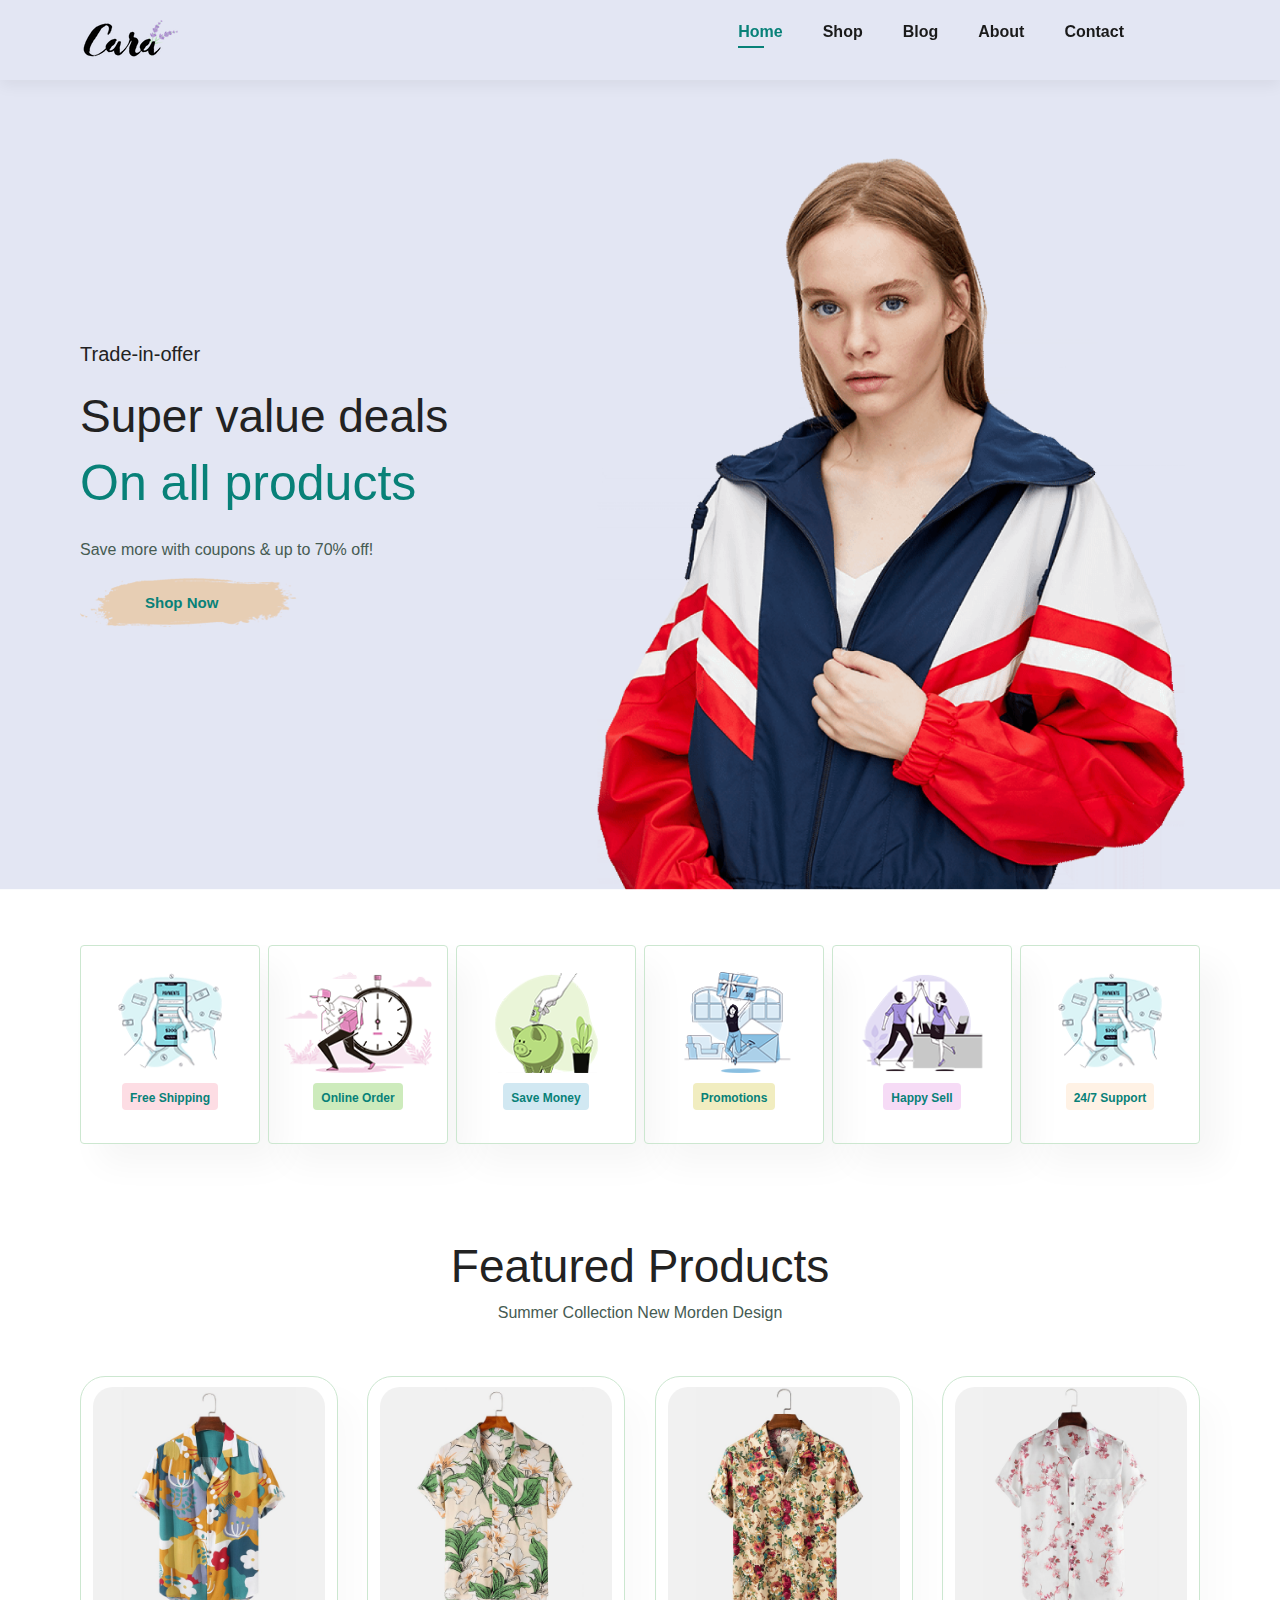
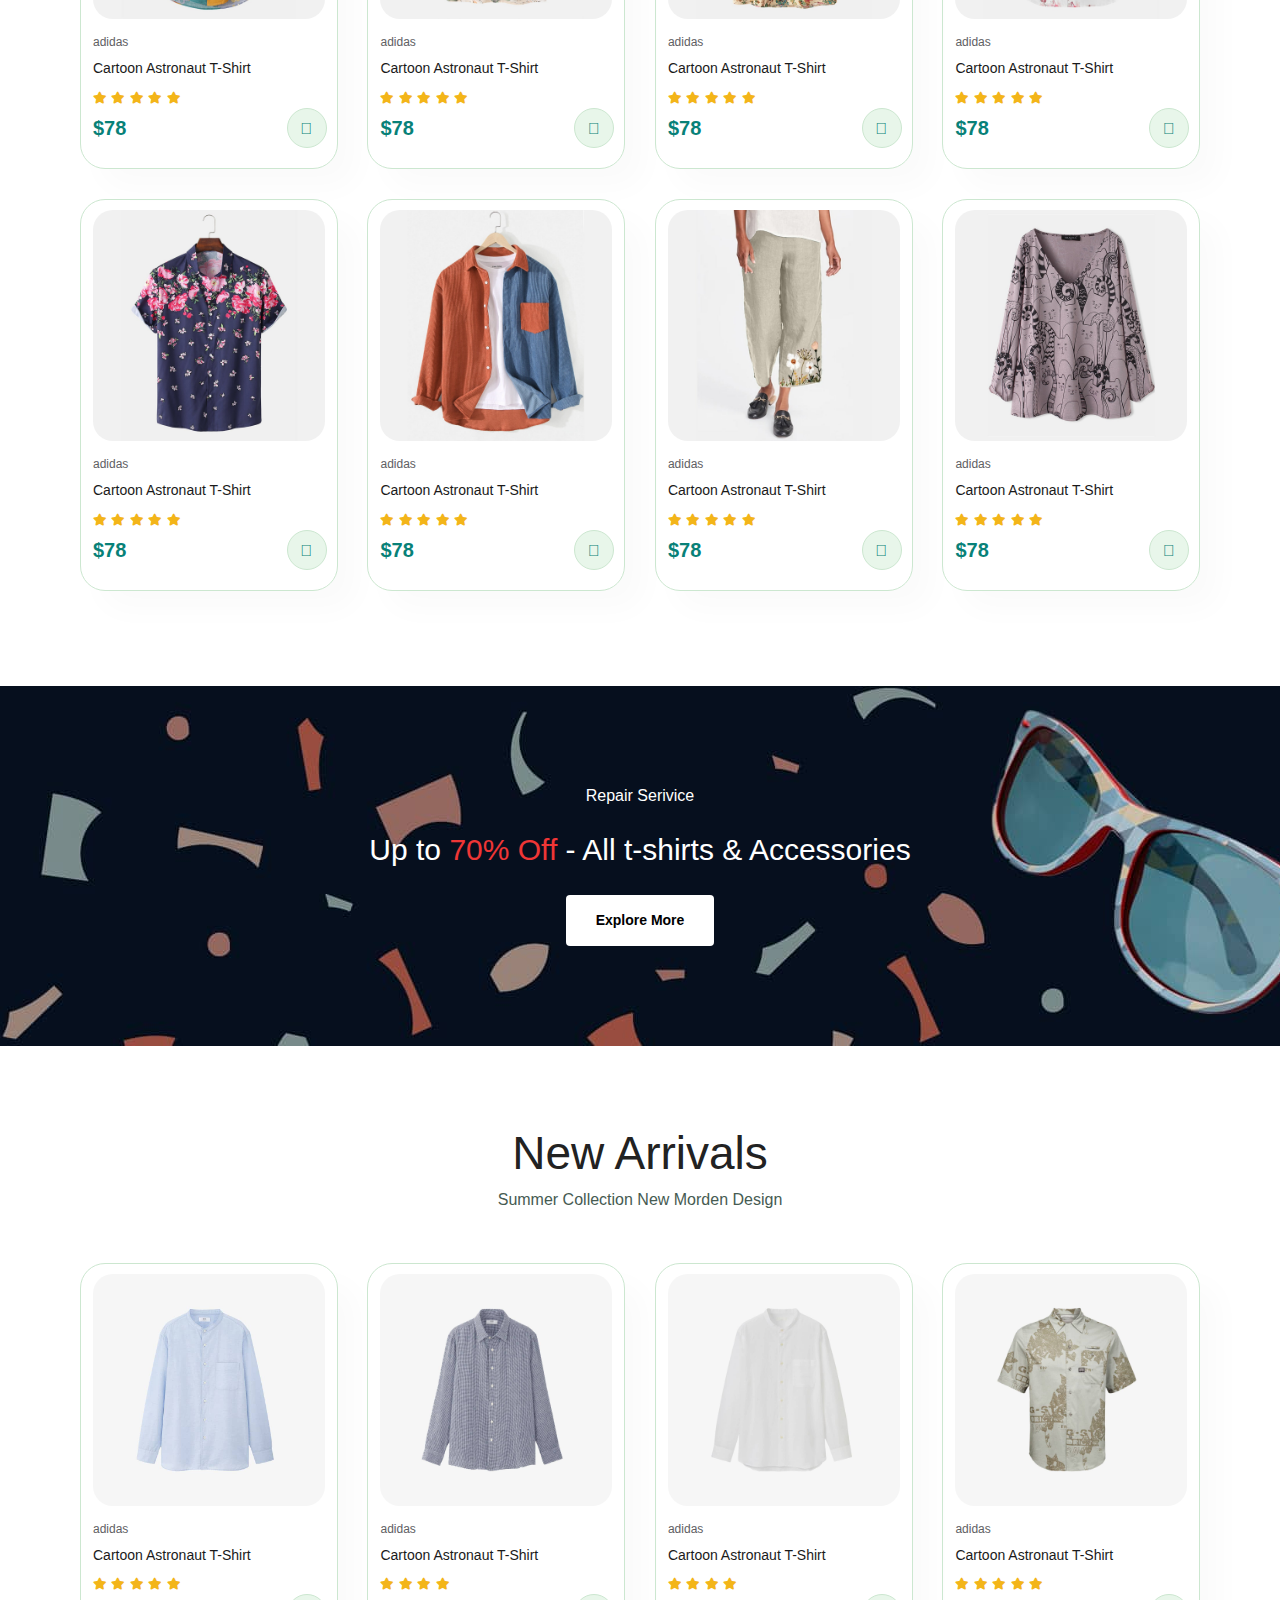
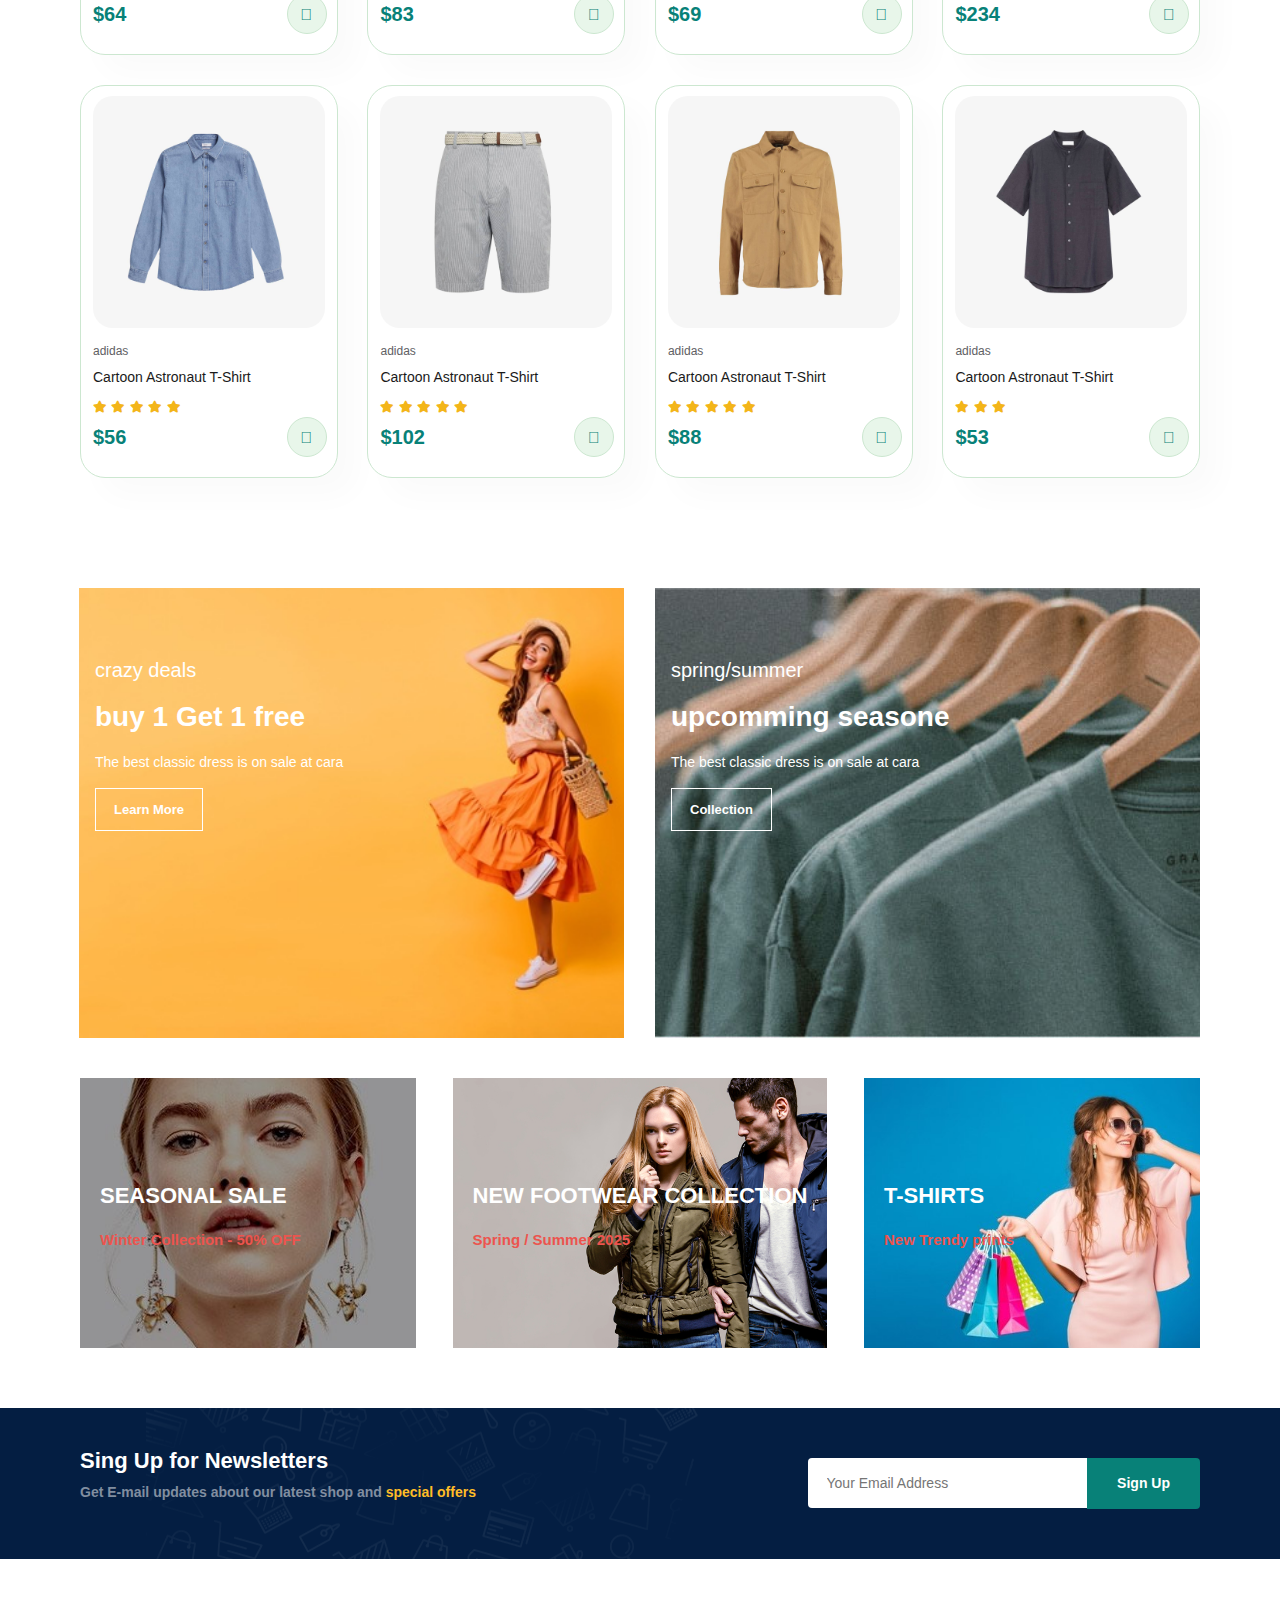
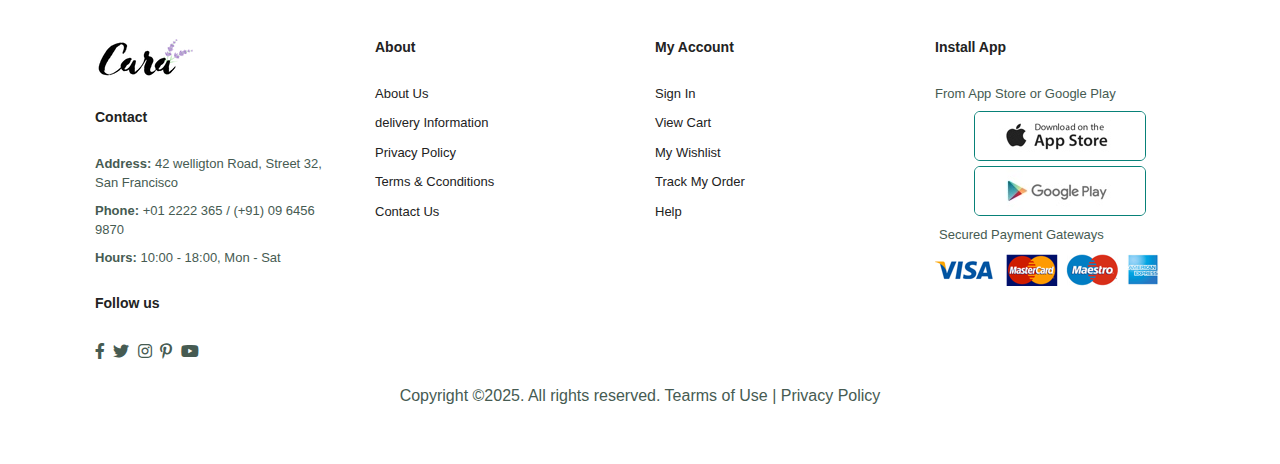
<file: index.html>
<!DOCTYPE html>
<html lang="en">
<head>
    <meta charset="UTF-8">
    <meta name="viewport" content="width=device-width, initial-scale=1.0">
    <title>Cara | Ecommerce Responsive Website</title>
    <link rel="stylesheet" href="https://pro.fontawesome.com/releases/v5.10.0/css/all.css" />
    <link rel="stylesheet" href="style.css">
    <link href="https://maxcdn.bootstrapcdn.com/bootstrap/4.5.2/css/bootstrap.min.css" rel="stylesheet">
    <style>
        *{
    margin: 0;
    padding: 0;
    box-sizing: border-box;
    font-family: 'Spartan', sans-serif;
}
        h1{
    font-size: 50px;
    line-height: 64px;
    color: #222222;
}
h2{
    font-size: 46px;
    line-height: 54px;
    color:#222222;
}
h4{
    font-size: 20px;
    color: #222222;
}

h6{
    font-weight: 700;
    font-size: 12px;
}


.section-p1{
    padding: 40px 80px;
}

.section-m1{
    margin: 40px 0;
}
button .normal{
    font-size: 14px;
    font-weight: 600;
    padding: 15px 30px;
    color: #000;
    background-color: white;
    border-radius: 4px;
    cursor: pointer;
    border: none;
    outline: none;
    transition: 0.2s;
} 

.normal-btn{
    font-size: 14px;
    font-weight: 600;
    padding: 15px 30px;
    color: #000;
    background-color: white;
    border-radius: 4px;
    cursor: pointer;
    border: none;
    outline: none;
    transition: 0.2s;
}

button .white{
    font-size: 13px;
    font-weight: 600;
    padding: 11px 18px;
    color: #fff;
    background-color: transparent;
    cursor: pointer;
    border: 1px solid #fff;
    outline: none;
    transition: 0.2s;
}
p{
    font-size: 1rem;
    color: #465b52;
}
body{
    width: 100%;
}
    </style>
</head>

<body>
    <section id="header">
        <a href="#"><img src="img/logo.png" class="logo" alt=""></a>
        <div>
            <ul id="navbar">
                <li><a class="active" href="index.html">Home</a></li>
                <li><a href="shop.html">Shop</a></li>
                <li><a href="blog.html">Blog</a></li>
                <li><a href="about.html">About</a></li>
                <li><a href="contact.html">Contact</a></li>
                <li id="lg-bag"><a href="cart.html"><i class="far fa-shopping-bag"></i></a></li>
                <a href="#" id="close"><i class="far fa-times"></i></a>
            </ul>
        </div>
        <div id="mobile">       
       <a href="cart.html"><i class="far fa-shopping-bag" ></i></a>
       <i id="bar" class="fas fa-outdent"></i>  
    </div>
    </section>
    <section id="hero">
        <h4>Trade-in-offer</h4>
        <h2>Super value deals</h2>
        <h1>On all products</h1>
        <p>Save more with coupons & up to 70% off!</p>
        <button>Shop Now</button>
    </section>
    <section id="feature" class="section-p1">
        <div class="fe-box">
           <img src="img/features/f1.png" alt="">
           <h6>Free Shipping</h6>
        </div>

        <div class="fe-box">
            <img src="img/features/f2.png" alt="">
            <h6>Online Order</h6>
         </div>

         <div class="fe-box">
            <img src="img/features/f3.png" alt="">
            <h6>Save Money</h6>
         </div>

         <div class="fe-box">
            <img src="img/features/f4.png" alt="">
            <h6>Promotions</h6>
         </div>

         <div class="fe-box">
            <img src="img/features/f5.png" alt="">
            <h6>Happy Sell</h6>
         </div>

         <div class="fe-box">
            <img src="img/features/f1.png" alt="">
            <h6>24/7 Support</h6>
         </div>
    </section>

    <section id="product1" class="section-p1">
     <h2>Featured Products</h2>
     <p>Summer Collection New Morden Design</p>

     <div class="pro-container">
        <div class="pro">
            <img src="img/products/f1.jpg" alt="">
            <div class="des">
                <span>adidas</span>
                <h5>Cartoon Astronaut T-Shirt</h5>
                <div class="star">
                    <i class="fas fa-star"></i>
                    <i class="fas fa-star"></i>
                    <i class="fas fa-star"></i>
                    <i class="fas fa-star"></i>
                    <i class="fas fa-star"></i>
                </div>
                <h4>$78</h4>
            </div>
            <a href="#"><i class="fal fa-shopping-cart cart"></i></a>
        </div>

        <div class="pro">
            <img src="img/products/f2.jpg" alt="">
            <div class="des">
                <span>adidas</span>
                <h5>Cartoon Astronaut T-Shirt</h5>
                <div class="star">
                    <i class="fas fa-star"></i>
                    <i class="fas fa-star"></i>
                    <i class="fas fa-star"></i>
                    <i class="fas fa-star"></i>
                    <i class="fas fa-star"></i>
                </div>
                <h4>$78</h4>
            </div>
            <a href="#"><i class="fal fa-shopping-cart cart"></i></a>
        </div>

        <div class="pro">
            <img src="img/products/f3.jpg" alt="">
            <div class="des">
                <span>adidas</span>
                <h5>Cartoon Astronaut T-Shirt</h5>
                <div class="star">
                    <i class="fas fa-star"></i>
                    <i class="fas fa-star"></i>
                    <i class="fas fa-star"></i>
                    <i class="fas fa-star"></i>
                    <i class="fas fa-star"></i>
                </div>
                <h4>$78</h4>
            </div>
            <a href="#"><i class="fal fa-shopping-cart cart"></i></a>
        </div>

        <div class="pro">
            <img src="img/products/f4.jpg" alt="">
            <div class="des">
                <span>adidas</span>
                <h5>Cartoon Astronaut T-Shirt</h5>
                <div class="star">
                    <i class="fas fa-star"></i>
                    <i class="fas fa-star"></i>
                    <i class="fas fa-star"></i>
                    <i class="fas fa-star"></i>
                    <i class="fas fa-star"></i>
                </div>
                <h4>$78</h4>
            </div>
            <a href="#"><i class="fal fa-shopping-cart cart"></i></a>
        </div>

        <div class="pro">
            <img src="img/products/f5.jpg" alt="">
            <div class="des">
                <span>adidas</span>
                <h5>Cartoon Astronaut T-Shirt</h5>
                <div class="star">
                    <i class="fas fa-star"></i>
                    <i class="fas fa-star"></i>
                    <i class="fas fa-star"></i>
                    <i class="fas fa-star"></i>
                    <i class="fas fa-star"></i>
                </div>
                <h4>$78</h4>
            </div>
            <a href="#"><i class="fal fa-shopping-cart cart"></i></a>
        </div>

        <div class="pro">
            <img src="img/products/f6.jpg" alt="">
            <div class="des">
                <span>adidas</span>
                <h5>Cartoon Astronaut T-Shirt</h5>
                <div class="star">
                    <i class="fas fa-star"></i>
                    <i class="fas fa-star"></i>
                    <i class="fas fa-star"></i>
                    <i class="fas fa-star"></i>
                    <i class="fas fa-star"></i>
                </div>
                <h4>$78</h4>
            </div>
            <a href="#"><i class="fal fa-shopping-cart cart"></i></a>
        </div>

        <div class="pro">
            <img src="img/products/f7.jpg" alt="">
            <div class="des">
                <span>adidas</span>
                <h5>Cartoon Astronaut T-Shirt</h5>
                <div class="star">
                    <i class="fas fa-star"></i>
                    <i class="fas fa-star"></i>
                    <i class="fas fa-star"></i>
                    <i class="fas fa-star"></i>
                    <i class="fas fa-star"></i>
                </div>
                <h4>$78</h4>
            </div>
            <a href="#"><i class="fal fa-shopping-cart cart"></i></a>
        </div>
        <div class="pro">
            <img src="img/products/f8.jpg" alt="">
            <div class="des">
                <span>adidas</span>
                <h5>Cartoon Astronaut T-Shirt</h5>
                <div class="star">
                    <i class="fas fa-star"></i>
                    <i class="fas fa-star"></i>
                    <i class="fas fa-star"></i>
                    <i class="fas fa-star"></i>
                    <i class="fas fa-star"></i>
                </div>
                <h4>$78</h4>
            </div>
            <a href="#"><i class="fal fa-shopping-cart cart"></i></a>
        </div>

        
     </div>
    </section>
    
    <section id="banner" class="section-m1">
      <h4>Repair Serivice</h4>
      <h2>Up to <span>70% Off</span> - All t-shirts & Accessories</h2>
       <button>Explore More</button>
    </section>

    <section id="product1" class="section-p1">
        <h2>New Arrivals</h2>
        <p>Summer Collection New Morden Design</p>
   
        <div class="pro-container">
           <div class="pro">
               <img src="img/products/n1.jpg" alt="">
               <div class="des">
                   <span>adidas</span>
                   <h5>Cartoon Astronaut T-Shirt</h5>
                   <div class="star">
                       <i class="fas fa-star"></i>
                       <i class="fas fa-star"></i>
                       <i class="fas fa-star"></i>
                       <i class="fas fa-star"></i>
                       <i class="fas fa-star"></i>
                   </div>
                   <h4>$64</h4>
               </div>
               <a href="#"><i class="fal fa-shopping-cart cart"></i></a>
           </div>
   
           <div class="pro">
               <img src="img/products/n2.jpg" alt="">
               <div class="des">
                   <span>adidas</span>
                   <h5>Cartoon Astronaut T-Shirt</h5>
                   <div class="star">
                       <i class="fas fa-star"></i>
                       <i class="fas fa-star"></i>
                     
                       <i class="fas fa-star"></i>
                       <i class="fas fa-star"></i>
                   </div>
                   <h4>$83</h4>
               </div>
               <a href="#"><i class="fal fa-shopping-cart cart"></i></a>
           </div>
   
           <div class="pro">
               <img src="img/products/n3.jpg" alt="">
               <div class="des">
                   <span>adidas</span>
                   <h5>Cartoon Astronaut T-Shirt</h5>
                   <div class="star">
                       <i class="fas fa-star"></i>
                       <i class="fas fa-star"></i>
                       <i class="fas fa-star"></i>
                       <i class="fas fa-star"></i>
                       
                   </div>
                   <h4>$69</h4>
               </div>
               <a href="#"><i class="fal fa-shopping-cart cart"></i></a>
           </div>
   
           <div class="pro">
               <img src="img/products/n4.jpg" alt="">
               <div class="des">
                   <span>adidas</span>
                   <h5>Cartoon Astronaut T-Shirt</h5>
                   <div class="star">
                       <i class="fas fa-star"></i>
                       <i class="fas fa-star"></i>
                       <i class="fas fa-star"></i>
                       <i class="fas fa-star"></i>
                       <i class="fas fa-star"></i>
                   </div>
                   <h4>$234</h4>
               </div>
               <a href="#"><i class="fal fa-shopping-cart cart"></i></a>
           </div>
   
           <div class="pro">
               <img src="img/products/n5.jpg" alt="">
               <div class="des">
                   <span>adidas</span>
                   <h5>Cartoon Astronaut T-Shirt</h5>
                   <div class="star">
                       <i class="fas fa-star"></i>
                       <i class="fas fa-star"></i>
                       <i class="fas fa-star"></i>
                       <i class="fas fa-star"></i>
                       <i class="fas fa-star"></i>
                   </div>
                   <h4>$56</h4>
               </div>
               <a href="#"><i class="fal fa-shopping-cart cart"></i></a>
           </div>
   
           <div class="pro">
               <img src="img/products/n6.jpg" alt="">
               <div class="des">
                   <span>adidas</span>
                   <h5>Cartoon Astronaut T-Shirt</h5>
                   <div class="star">
                       <i class="fas fa-star"></i>
                       <i class="fas fa-star"></i>
                       <i class="fas fa-star"></i>
                       <i class="fas fa-star"></i>
                       <i class="fas fa-star"></i>
                   </div>
                   <h4>$102</h4>
               </div>
               <a href="#"><i class="fal fa-shopping-cart cart"></i></a>
           </div>
   
           <div class="pro">
               <img src="img/products/n7.jpg" alt="">
               <div class="des">
                   <span>adidas</span>
                   <h5>Cartoon Astronaut T-Shirt</h5>
                   <div class="star">
                       <i class="fas fa-star"></i>
                       <i class="fas fa-star"></i>
                       <i class="fas fa-star"></i>
                       <i class="fas fa-star"></i>
                       <i class="fas fa-star"></i>
                   </div>
                   <h4>$88</h4>
               </div>
               <a href="#"><i class="fal fa-shopping-cart cart"></i></a>
           </div>
           <div class="pro">
               <img src="img/products/n8.jpg" alt="">
               <div class="des">
                   <span>adidas</span>
                   <h5>Cartoon Astronaut T-Shirt</h5>
                   <div class="star">
                       <i class="fas fa-star"></i>
                       <i class="fas fa-star"></i>
                       <i class="fas fa-star"></i>
                   </div>
                   <h4>$53</h4>
               </div>
               <a href="#"><i class="fal fa-shopping-cart cart"></i></a>
           </div>
   
           
        </div>
       </section>

       <section id="sm-banner" class="section-p1">
        <div class="row">
            <div class="col-md-6 col-sm-12">
                <div class="banner-box" style="margin-right: 20px; margin-left: -1px;">
                    <div class="des">
                    <h4>crazy deals</h4>
                    <h2>buy 1 Get 1 free</h2>
                    <span>The best classic dress is on sale at cara</span>
                    <button class="white"> Learn More</button>
                </div>
                </div>

            </div>
            <div class="col-md-6 col-sm-12">
                 <div class="banner-box banner-box2" style="margin-left: 15x;">
                    <div class="des">
                <h4>spring/summer</h4>
                <h2>upcomming seasone</h2>
                <span>The best classic dress is on sale at cara</span>
                <button class="white">Collection</button>
            </div>
            </div>
        </div>
        </div>   
       </section>
       <section id="banner3">
        <div class="banner-box banner-box">
            <div class="des">
        <h2>SEASONAL SALE</h2>
        <h3>Winter Collection - 50% OFF</h3>
    </div>
    </div>
    <div class="banner-box banner-box2">
        <div class="des">
    <h2>NEW FOOTWEAR COLLECTION</h2>
    <h3>Spring / Summer 2025</h3>
</div>
</div>
<div class="banner-box banner-box3">
    <div class="des">
<h2>T-SHIRTS</h2>
<h3>New Trendy prints</h3>
</div>
</div>
       </section>

    <section id="newsletter">
        <div class="newstext">
            <h4>Sing Up for Newsletters</h4>
            <p>Get E-mail updates about our latest shop and <span>special offers</span></p>
        </div>
        <div class="form">
            <input type="text" style="width: 300px;" placeholder="Your Email Address">
            <button>Sign Up</button>
        </div>
    </section>

    <footer id="footer" class="section-p1">
        <div class="col">
            <img class="logo" src="img/logo.png" alt="">
            <h4>Contact</h4>
            <p><b>Address: </b>42 welligton Road, Street 32, San Francisco</p>
             <p><b>Phone: </b>+01 2222 365 / (+91) 09 6456 9870</p>
             <p><b>Hours: </b>10:00 - 18:00, Mon - Sat</p>
             <div class="follow">
                <h4>Follow us</h4>
                <div class="icon">
                    <i class="fab fa-facebook-f"></i>
                    <i class="fab fa-twitter"></i>
                    <i class="fab fa-instagram"></i>
                    <i class="fab fa-pinterest-p"></i>
                    <i class="fab fa-youtube"></i>
                </div>
             </div>
        </div>

        <div class="col">
            <h4>About</h4>
            <a href="#">About Us</a>
            <a href="#">delivery Information</a>
            <a href="#">Privacy Policy</a>
            <a href="#">Terms & Cconditions</a>
            <a href="#">Contact Us</a>
        </div>

        <div class="col">
            <h4>My Account</h4>
            <a href="#">Sign In</a>
            <a href="#">View Cart</a>
            <a href="#">My Wishlist</a>
            <a href="#">Track My Order</a>
            <a href="#">Help</a>
        </div>

  <div class="col" class="install">
    <h4>Install App</h4>
    <p>From App Store or Google Play</p>
    <div class="row">
        <img src="img/pay/app.jpg" style=" margin-bottom: 5px; border: 1px solid #088178;
   border-radius: 6px;">
        <img src="img/pay/play.jpg"  style="margin-bottom: 5px; border: 1px solid #088178;
   border-radius: 6px;">
    </div>
    <p style="margin: 4px;">Secured Payment Gateways</p>
    <img src="img/pay/pay.png" style="margin-top: 5px;" alt="">
 </div>

        <div class="copyright">
            <p>Copyright &copy;2025. All rights reserved. Tearms of Use | Privacy Policy </p>
        </div>

    </footer>
    <script defer src="script.js"></script>
</body>
</html>
</file>
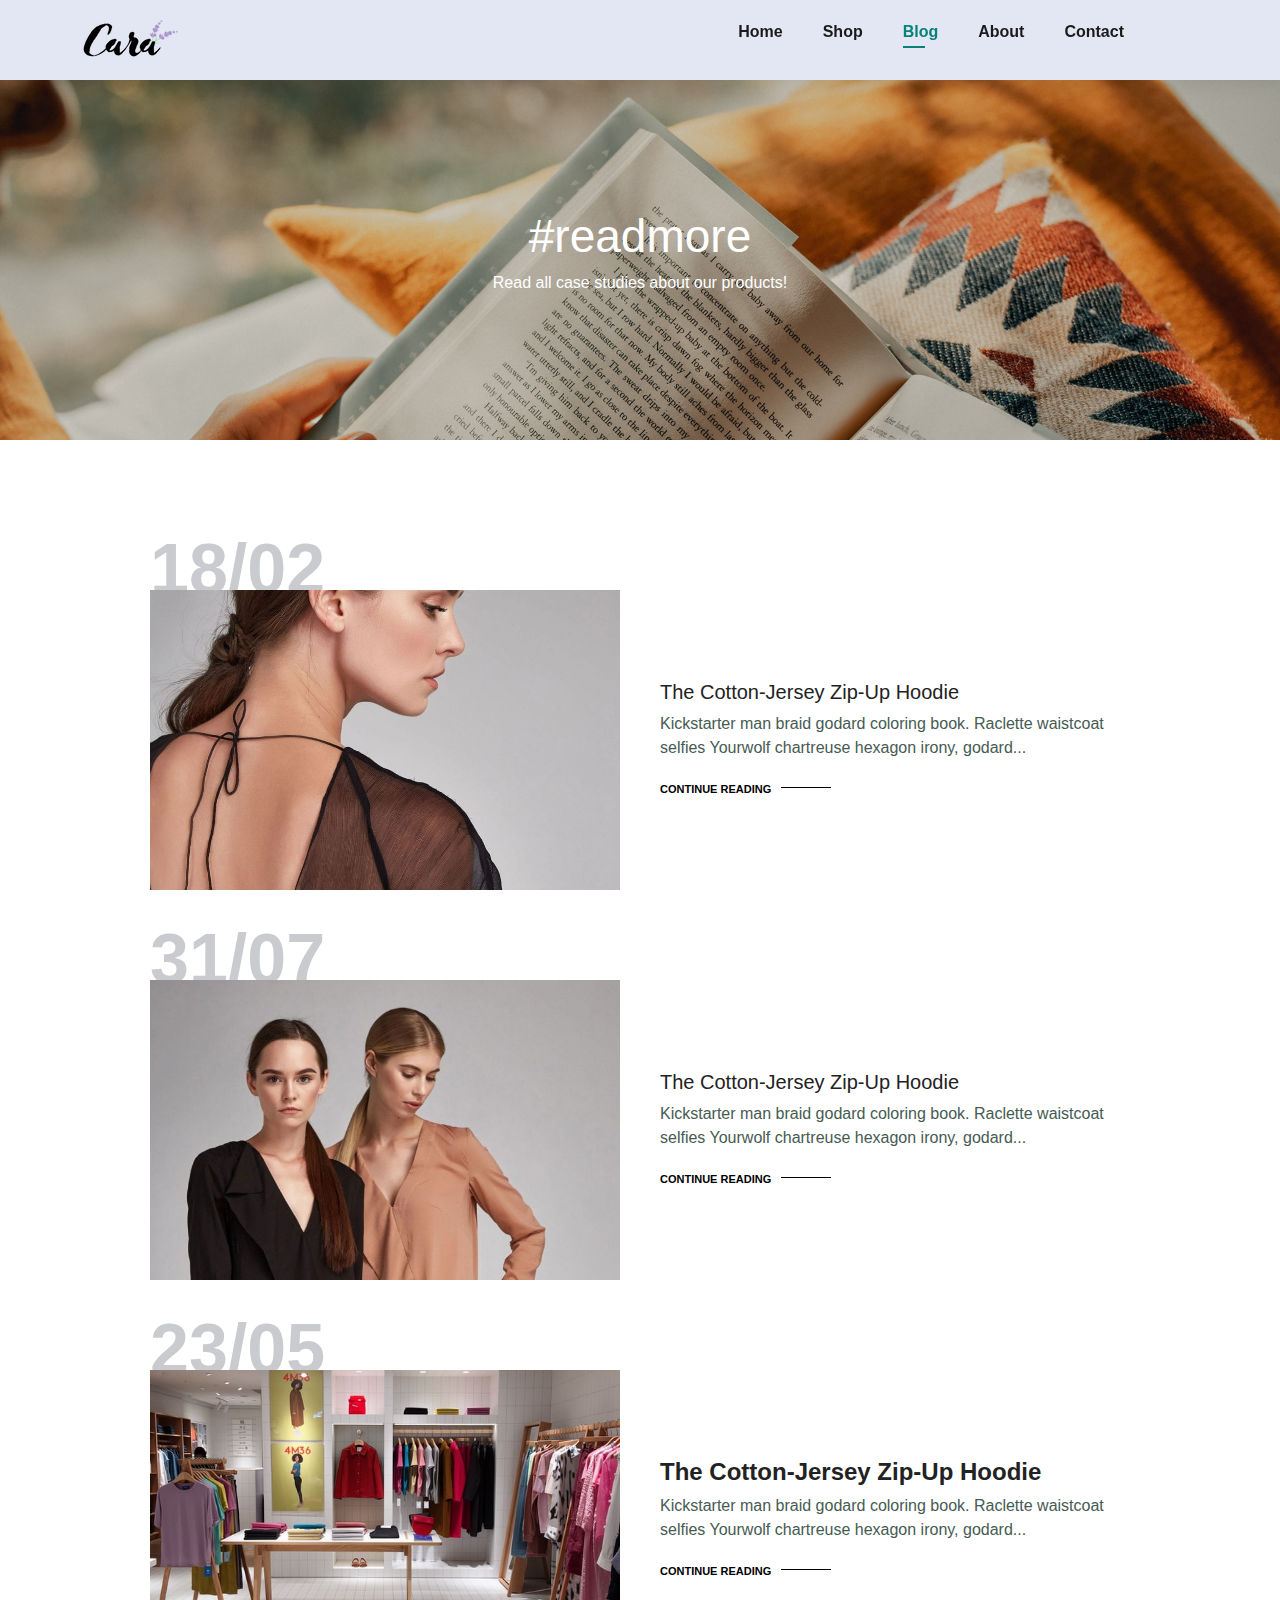
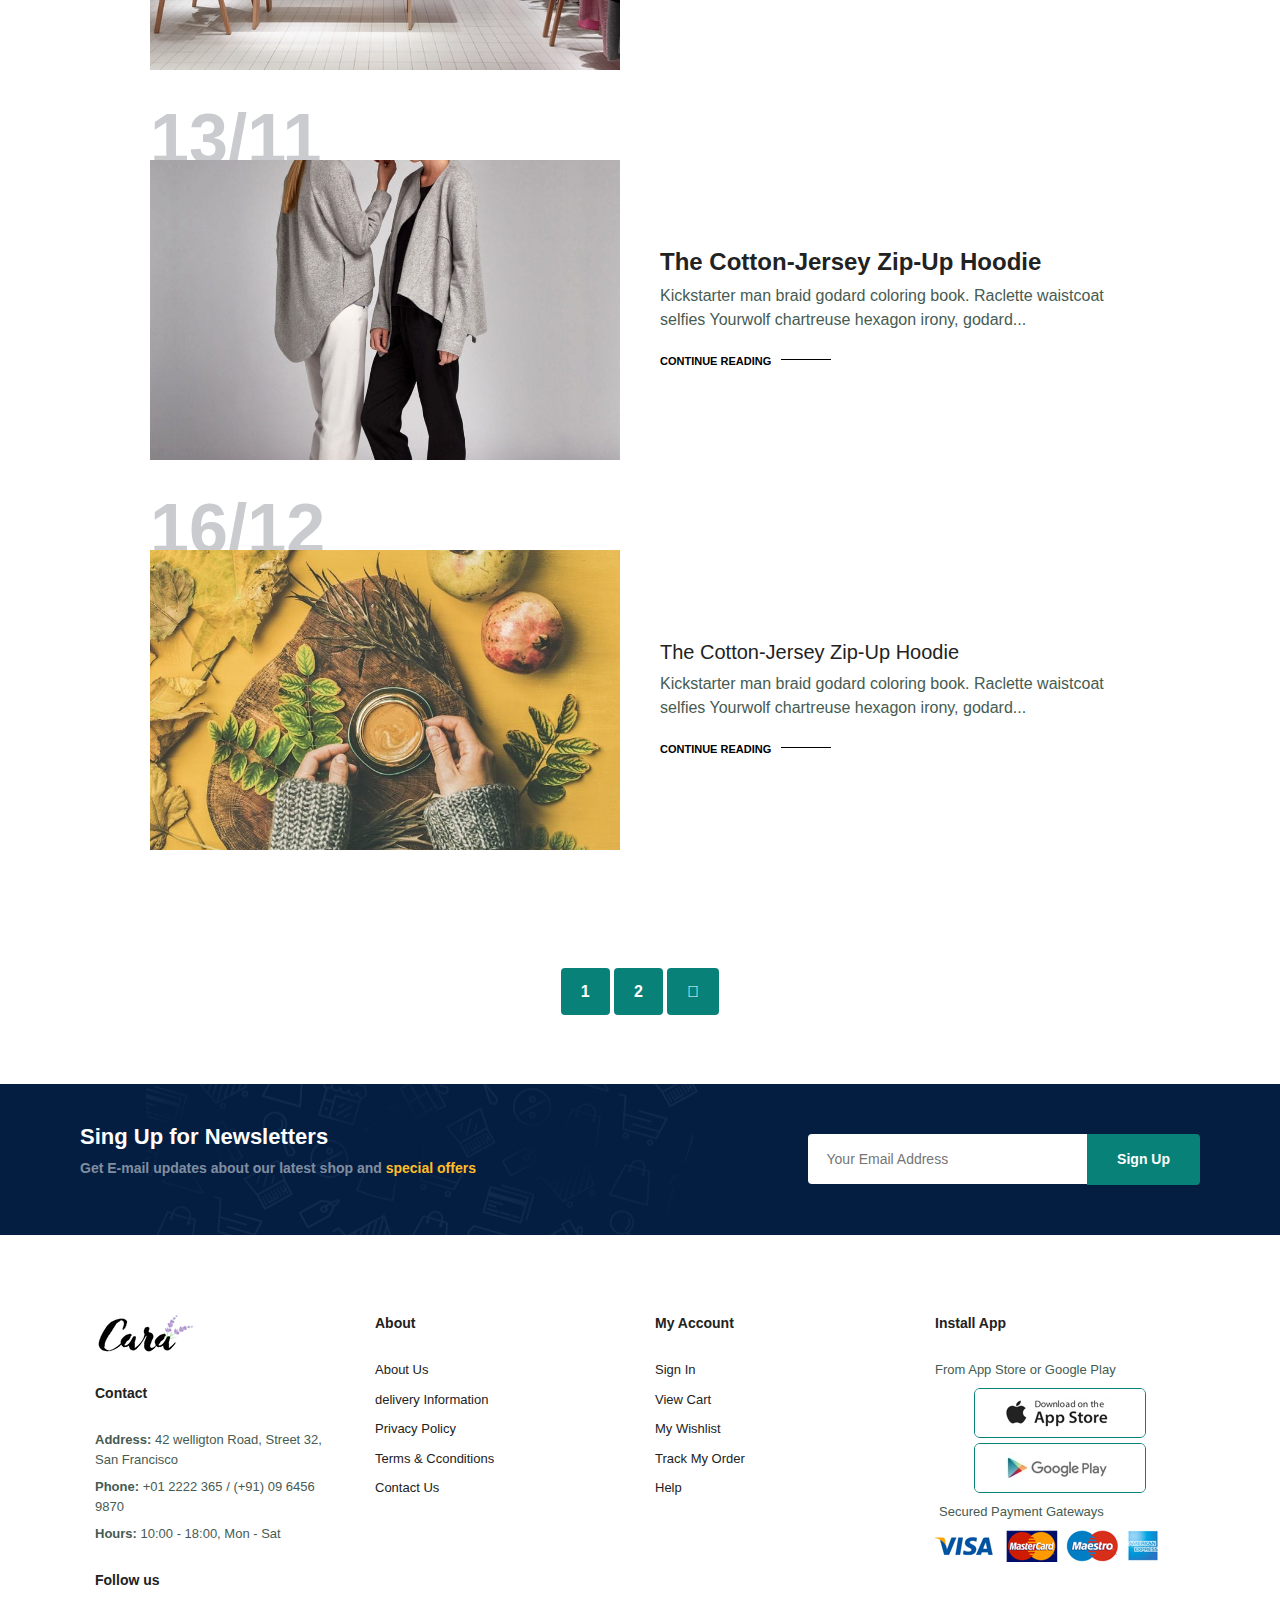
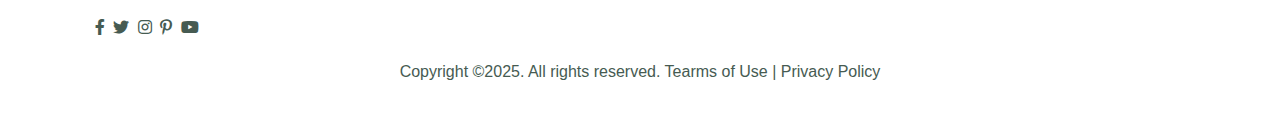
<file: blog.html>
<!DOCTYPE html>
<html lang="en">
<head>
    <meta charset="UTF-8">
    <meta name="viewport" content="width=device-width, initial-scale=1.0">
    <title>Cara Shop| Ecommerce Responsive Website</title>
    <link rel="stylesheet" href="https://pro.fontawesome.com/releases/v5.10.0/css/all.css" />
    <link rel="stylesheet" href="style.css">
    <link href="https://maxcdn.bootstrapcdn.com/bootstrap/4.5.2/css/bootstrap.min.css" rel="stylesheet">
   <style>
    *{
    margin: 0;
    padding: 0;
    box-sizing: border-box;
    font-family: 'Spartan', sans-serif;
}
    h1{
    font-size: 50px;
    line-height: 64px;
    color: #222222;
}
h2{
    font-size: 46px;
    line-height: 54px;
    color:#222222;
}
h4{
    font-size: 20px;
    color: #222222;
}

h6{
    font-weight: 700;
    font-size: 12px;
}


.section-p1{
    padding: 40px 80px;
}

.section-m1{
    margin: 40px 0;
}
button .normal{
    font-size: 14px;
    font-weight: 600;
    padding: 15px 30px;
    color: #000;
    background-color: white;
    border-radius: 4px;
    cursor: pointer;
    border: none;
    outline: none;
    transition: 0.2s;
} 

.normal-btn{
    font-size: 14px;
    font-weight: 600;
    padding: 15px 30px;
    color: #000;
    background-color: white;
    border-radius: 4px;
    cursor: pointer;
    border: none;
    outline: none;
    transition: 0.2s;
}

button .white{
    font-size: 13px;
    font-weight: 600;
    padding: 11px 18px;
    color: #fff;
    background-color: transparent;
    cursor: pointer;
    border: 1px solid #fff;
    outline: none;
    transition: 0.2s;
}
p{
    font-size: 1rem;
    color: #465b52;
}
body{
    width: 100%;
}
   </style>
</head>
<body>
    <section id="header">
        <a href="#"><img src="img/logo.png" class="logo" alt=""></a>
        <div>
            <ul id="navbar">
                <li><a  href="index.html">Home</a></li>
                <li><a  href="shope.html">Shop</a></li>
                <li><a class="active" href="blog.html">Blog</a></li>
                <li><a href="about.html">About</a></li>
                <li><a href="contact.html">Contact</a></li>
                <li id="lg-bag"><a href="cart.html"><i class="far fa-shopping-bag"></i></a></li>
                <a href="#" id="close"><i class="far fa-times"></i></a>
            </ul>
        </div>
        <div id="mobile">       
       <a href="cart.html"><i class="far fa-shopping-bag" ></i></a>
       <i id="bar" class="fas fa-outdent"></i>  
    </div>
    </section>
    <section  id="blog-header">
        <h2 style="color: #fff;">#readmore</h2>       
        <p style="color: #fff;">Read all case studies about our products!</p>
       
    </section>

    <section id="blog">
        <div class="blog-box">
            <div class="blog-img">
                <img src="img/blog/b1.jpg" alt="">
            </div>

            <div class="blog-details">
                 <h4 >The Cotton-Jersey Zip-Up Hoodie</h4>
                 <p>Kickstarter man braid godard coloring book. Raclette waistcoat selfies Yourwolf chartreuse hexagon irony, godard...</p>
                  <a href="#">CONTINUE READING</a>
                </div>
                <h1>18/02</h1>
        </div>

        <div class="blog-box">
            <div class="blog-img">
                <img src="img/blog/b2.jpg" alt="">
            </div>

            <div class="blog-details">
                 <h4>The Cotton-Jersey Zip-Up Hoodie</h4>
                 <p>Kickstarter man braid godard coloring book. Raclette waistcoat selfies Yourwolf chartreuse hexagon irony, godard...</p>
                  <a href="#">CONTINUE READING</a>
                </div>
                <h1>31/07</h1>
        </div>

        <div class="blog-box">
            <div class="blog-img">
                <img src="img/blog/b3.jpg" alt="">
            </div>

            <div class="blog-details">
                 <h4 style="font-weight: 600; font-size: 24px;">The Cotton-Jersey Zip-Up Hoodie</h4>
                 <p >Kickstarter man braid godard coloring book. Raclette waistcoat selfies Yourwolf chartreuse hexagon irony, godard...</p>
                  <a href="#">CONTINUE READING</a>
                </div>
                <h1>23/05</h1>
        </div>

        <div class="blog-box">
            <div class="blog-img">
                <img src="img/blog/b4.jpg" alt="">
            </div>

            <div class="blog-details">
                 <h4 style="font-weight: 600; font-size: 24px;">The Cotton-Jersey Zip-Up Hoodie</h4>
                 <p>Kickstarter man braid godard coloring book. Raclette waistcoat selfies Yourwolf chartreuse hexagon irony, godard...</p>
                  <a href="#">CONTINUE READING</a>
                </div>
                <h1>13/11</h1>
        </div>

        <div class="blog-box">
            <div class="blog-img">
                <img src="img/blog/b6.jpg" alt="">
            </div>

            <div class="blog-details">
                 <h4>The Cotton-Jersey Zip-Up Hoodie</h4>
                 <p>Kickstarter man braid godard coloring book. Raclette waistcoat selfies Yourwolf chartreuse hexagon irony, godard...</p>
                  <a href="#">CONTINUE READING</a>
                </div>
                <h1>16/12</h1>
        </div>
    </section>
     
    <section id="pagination" class="section-p1">
    <a href="#">1</a>
    <a href="#">2</a>
    <a href="#"><i class="fal fa-long-arrow-alt-right"></i></a>
    </section>


    <section id="newsletter">
        <div class="newstext">
            <h4>Sing Up for Newsletters</h4>
            <p>Get E-mail updates about our latest shop and <span>special offers</span></p>
        </div>
        <div class="form">
            <input type="text" style="width: 300px;" placeholder="Your Email Address">
            <button>Sign Up</button>
        </div>
    </section>

    <footer id="footer" class="section-p1">
        <div class="col">
            <img class="logo" src="img/logo.png" alt="">
            <h4>Contact</h4>
            <p><b>Address: </b>42 welligton Road, Street 32, San Francisco</p>
             <p><b>Phone: </b>+01 2222 365 / (+91) 09 6456 9870</p>
             <p><b>Hours: </b>10:00 - 18:00, Mon - Sat</p>
             <div class="follow">
                <h4>Follow us</h4>
                <div class="icon">
                    <i class="fab fa-facebook-f"></i>
                    <i class="fab fa-twitter"></i>
                    <i class="fab fa-instagram"></i>
                    <i class="fab fa-pinterest-p"></i>
                    <i class="fab fa-youtube"></i>
                </div>
             </div>
        </div>

        <div class="col">
            <h4>About</h4>
            <a href="#">About Us</a>
            <a href="#">delivery Information</a>
            <a href="#">Privacy Policy</a>
            <a href="#">Terms & Cconditions</a>
            <a href="#">Contact Us</a>
        </div>

        <div class="col">
            <h4>My Account</h4>
            <a href="#">Sign In</a>
            <a href="#">View Cart</a>
            <a href="#">My Wishlist</a>
            <a href="#">Track My Order</a>
            <a href="#">Help</a>
        </div>

  <div class="col" class="install">
    <h4>Install App</h4>
    <p>From App Store or Google Play</p>
    <div class="row">
        <img src="img/pay/app.jpg" style=" margin-bottom: 5px; border: 1px solid #088178;
   border-radius: 6px;">
        <img src="img/pay/play.jpg"  style="margin-bottom: 5px; border: 1px solid #088178;
   border-radius: 6px;">
    </div>
    <p style="margin: 4px;">Secured Payment Gateways</p>
    <img src="img/pay/pay.png" style="margin-top: 5px;" alt="">
 </div>

        <div class="copyright">
            <p>Copyright &copy;2025. All rights reserved. Tearms of Use | Privacy Policy </p>
        </div>

    </footer>
    <script defer src="script.js"></script>
</body>
</html>
</file>
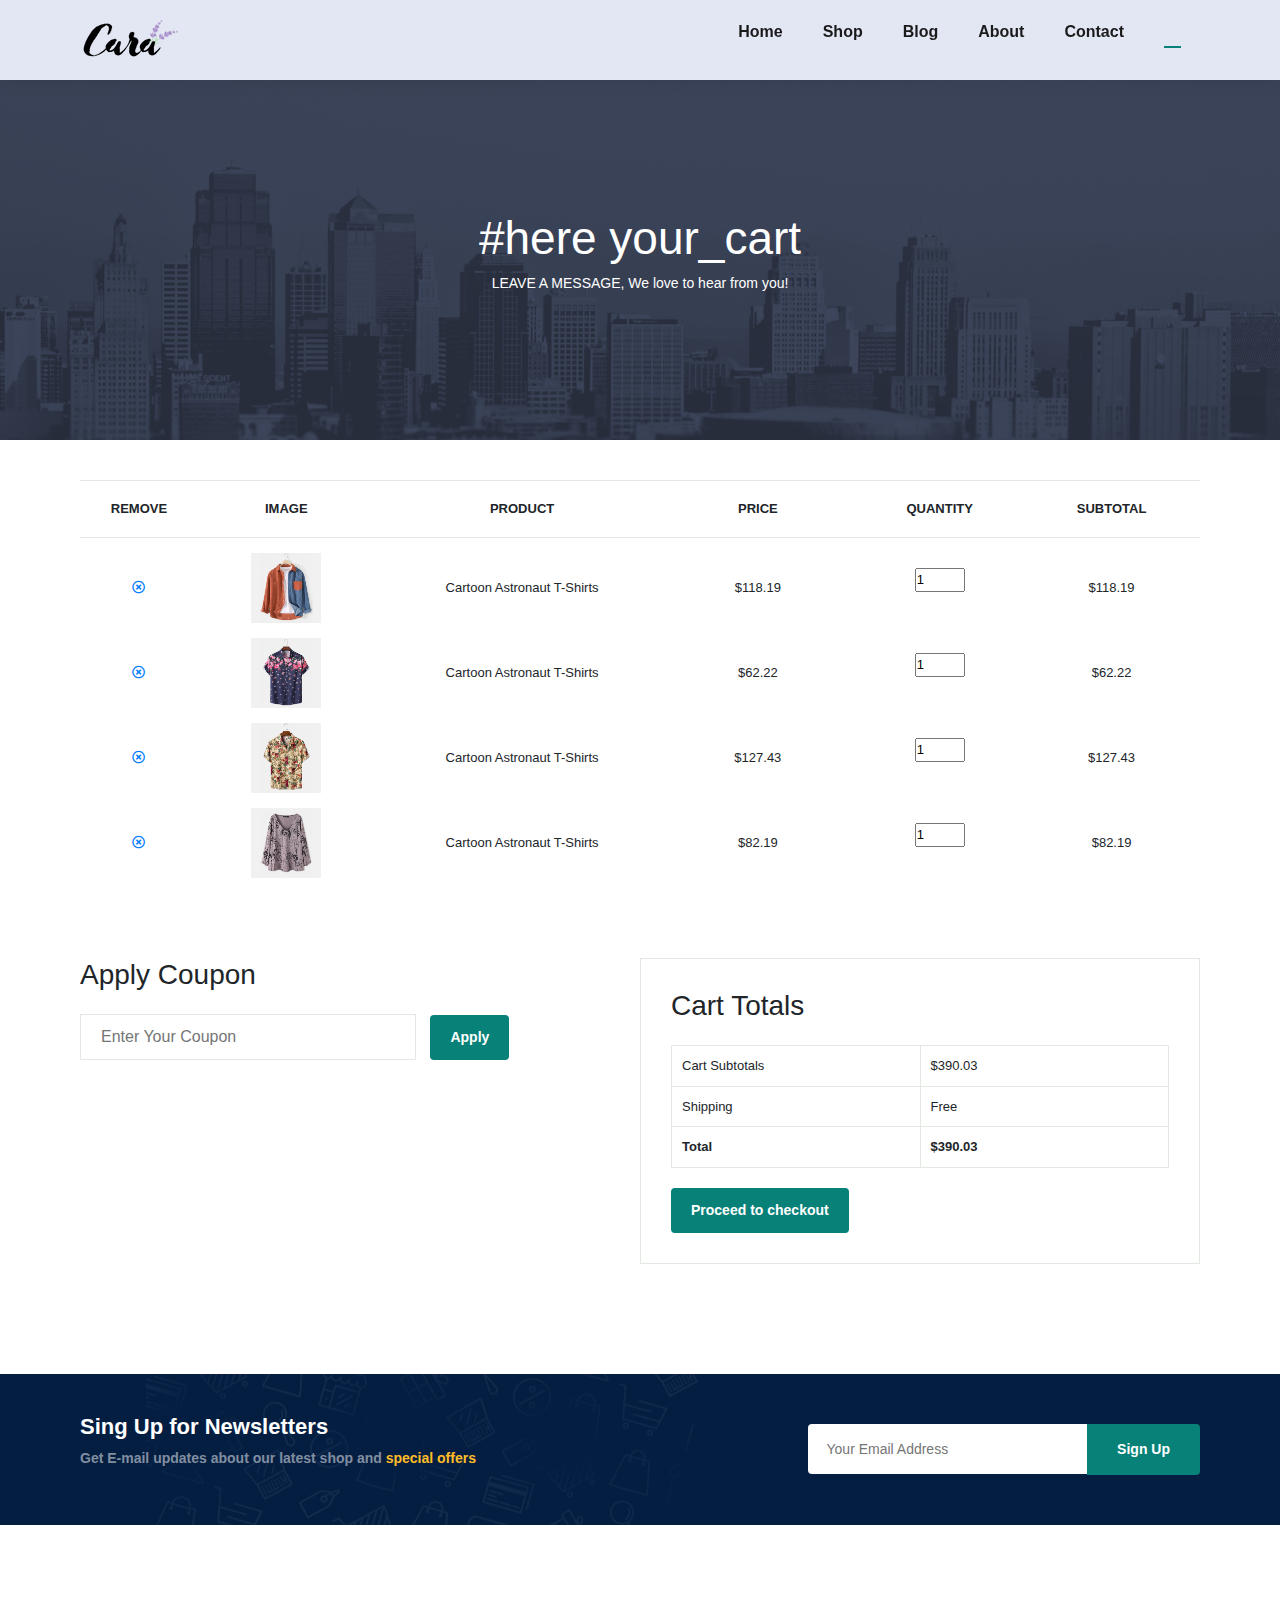
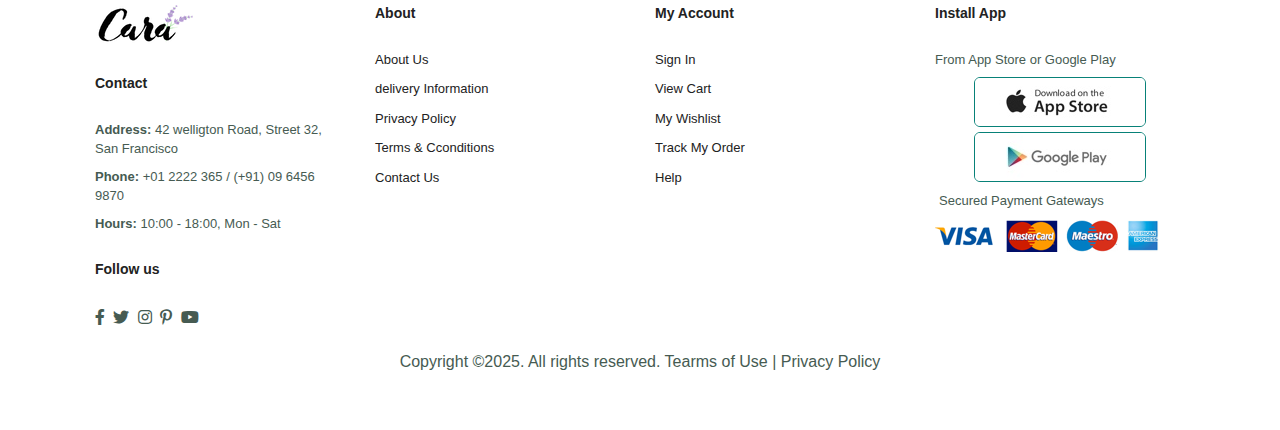
<file: cart.html>
<!DOCTYPE html>
<html lang="en">
<head>
    <meta charset="UTF-8">
    <meta name="viewport" content="width=device-width, initial-scale=1.0">
    <title>Cara Shop| Ecommerce Responsive Website</title>
    <link rel="stylesheet" href="https://pro.fontawesome.com/releases/v5.10.0/css/all.css" />
    <link rel="stylesheet" href="style.css">
    <link href="https://maxcdn.bootstrapcdn.com/bootstrap/4.5.2/css/bootstrap.min.css" rel="stylesheet">
   <style>
    *{
    margin: 0;
    padding: 0;
    box-sizing: border-box;
    font-family: 'Spartan', sans-serif;
}
    h1{
    font-size: 50px;
    line-height: 64px;
    color: #222222;
}
h2{
    font-size: 46px;
    line-height: 54px;
    color:#222222;
}
h4{
    font-size: 20px;
    color: #222222;
}

h6{
    font-weight: 700;
    font-size: 12px;
}


.section-p1{
    padding: 40px 80px;
}

.section-m1{
    margin: 40px 0;
}
button .normal{
    font-size: 14px;
    font-weight: 600;
    padding: 15px 30px;
    color: #000;
    background-color: white;
    border-radius: 4px;
    cursor: pointer;
    border: none;
    outline: none;
    transition: 0.2s;
} 

.normal-btn{
    font-size: 14px;
    font-weight: 600;
    padding: 15px 30px;
    color: #000;
    background-color: white;
    border-radius: 4px;
    cursor: pointer;
    border: none;
    outline: none;
    transition: 0.2s;
}

button .white{
    font-size: 13px;
    font-weight: 600;
    padding: 11px 18px;
    color: #fff;
    background-color: transparent;
    cursor: pointer;
    border: 1px solid #fff;
    outline: none;
    transition: 0.2s;
}
p{
    font-size: 1rem;
    color: #465b52;
}
body{
    width: 100%;
}
   </style>
</head>
<body>
    <section id="header">
        <a href="#"><img src="img/logo.png" class="logo" alt=""></a>
        <div>
            <ul id="navbar">
                <li><a  href="index.html">Home</a></li>
                <li><a  href="shope.html">Shop</a></li>
                <li><a  href="blog.html">Blog</a></li>
                <li><a  href="about.html">About</a></li>
                <li><a  href="contact.html">Contact</a></li>
                <li id="lg-bag"><a class="active" href="cart.html"><i class="far fa-shopping-bag"></i></a></li>
                <a href="#" id="close"><i class="far fa-times"></i></a>
            </ul>
        </div>
        <div id="mobile">       
       <a href="cart.html"><i class="far fa-shopping-bag" ></i></a>
       <i id="bar" class="fas fa-outdent"></i>  
    </div>
    </section>

    <section  id="about-header">
        <h2 style="color: #fff;">#here your_cart</h2>       
        <p style="color: #fff;">LEAVE A MESSAGE, We love to hear from you!</p>   
    </section>
<section id="cart" class="section-p1">
    <table width="100%">
        <thead>
            <tr>
                <td>Remove</td>
                <td>Image</td>
                <td>Product</td>
                <td>Price</td>
                <td>Quantity</td>
                <td>Subtotal</td>
            </tr>
        </thead>
        <tbody>
            <tr>
                <td><a href=""><i class="far fa-times-circle"></i></a></td>
                <td><img src="img/products/f6.jpg" alt=""></td>           
                <td>Cartoon Astronaut T-Shirts</td>
                <td>$118.19</td>
                <td><input type="number" value="1" style="width: 50px;"></td>
                <td>$118.19</td>
            </tr>

            <tr>
                <td><a href=""><i class="far fa-times-circle"></i></a></td>
                <td><img src="img/products/f5.jpg" alt=""></td>           
                <td>Cartoon Astronaut T-Shirts</td>
                <td>$62.22</td>
                <td><input type="number" value="1" style="width: 50px;"></td>
                <td>$62.22</td>
            </tr>

            <tr>
                <td><a href=""><i class="far fa-times-circle"></i></a></td>
                <td><img src="img/products/f3.jpg" alt=""></td>           
                <td>Cartoon Astronaut T-Shirts</td>
                <td>$127.43</td>
                <td><input type="number" value="1" style="width: 50px;"></td>
                <td>$127.43</td>
            </tr>

            <tr>
                <td><a href=""><i class="far fa-times-circle"></i></a></td>
                <td><img src="img/products/f8.jpg" alt=""></td>           
                <td>Cartoon Astronaut T-Shirts</td>
                <td>$82.19</td>
                <td><input type="number" value="1" style="width: 50px;"></td>
                <td>$82.19</td>
            </tr>
        </tbody>
    </table>
</section>

<section id="cart-add" class="section-p1">
    <div id="coupon">
        <h3>Apply Coupon</h3>
        <div>
            <input type="text" placeholder="Enter Your Coupon">
            <button class="normal-btn">Apply</button>
        </div>
    </div>
    <div id="subtotal">
<h3>Cart Totals</h3>
<table>
 <tr>
    <td>Cart Subtotals</td>
    <td>$390.03</td>
 </tr>
 <tr>
    <td>Shipping</td>
    <td>Free</td>
 </tr>
 <tr>
    <td><b>Total</b></td>
    <td><b>$390.03</b></td>
 </tr>
</table>
<button class="normal-btn">Proceed to checkout</button>
    </div>
</section>






<section id="newsletter">
    <div class="newstext">
        <h4>Sing Up for Newsletters</h4>
        <p>Get E-mail updates about our latest shop and <span>special offers</span></p>
    </div>
    <div class="form">
        <input type="text" style="width: 300px;" placeholder="Your Email Address">
        <button>Sign Up</button>
    </div>
</section>
    <footer id="footer" class="section-p1">
        <div class="col">
            <img class="logo" src="img/logo.png" alt="">
            <h4>Contact</h4>
            <p><b>Address: </b>42 welligton Road, Street 32, San Francisco</p>
             <p><b>Phone: </b>+01 2222 365 / (+91) 09 6456 9870</p>
             <p><b>Hours: </b>10:00 - 18:00, Mon - Sat</p>
             <div class="follow">
                <h4>Follow us</h4>
                <div class="icon">
                    <i class="fab fa-facebook-f"></i>
                    <i class="fab fa-twitter"></i>
                    <i class="fab fa-instagram"></i>
                    <i class="fab fa-pinterest-p"></i>
                    <i class="fab fa-youtube"></i>
                </div>
             </div>
        </div>

        <div class="col">
            <h4>About</h4>
            <a href="#">About Us</a>
            <a href="#">delivery Information</a>
            <a href="#">Privacy Policy</a>
            <a href="#">Terms & Cconditions</a>
            <a href="#">Contact Us</a>
        </div>

        <div class="col">
            <h4>My Account</h4>
            <a href="#">Sign In</a>
            <a href="#">View Cart</a>
            <a href="#">My Wishlist</a>
            <a href="#">Track My Order</a>
            <a href="#">Help</a>
        </div>

  <div class="col" class="install">
    <h4>Install App</h4>
    <p>From App Store or Google Play</p>
    <div class="row">
        <img src="img/pay/app.jpg" style=" margin-bottom: 5px; border: 1px solid #088178;
   border-radius: 6px;">
        <img src="img/pay/play.jpg"  style="margin-bottom: 5px; border: 1px solid #088178;
   border-radius: 6px;">
    </div>
    <p style="margin: 4px;">Secured Payment Gateways</p>
    <img src="img/pay/pay.png" style="margin-top: 5px;" alt="">
 </div>

        <div class="copyright">
            <p>Copyright &copy;2025. All rights reserved. Tearms of Use | Privacy Policy </p>
        </div>

    </footer>
   
<script defer src="script.js"></script>
</body>
</html>
</file>
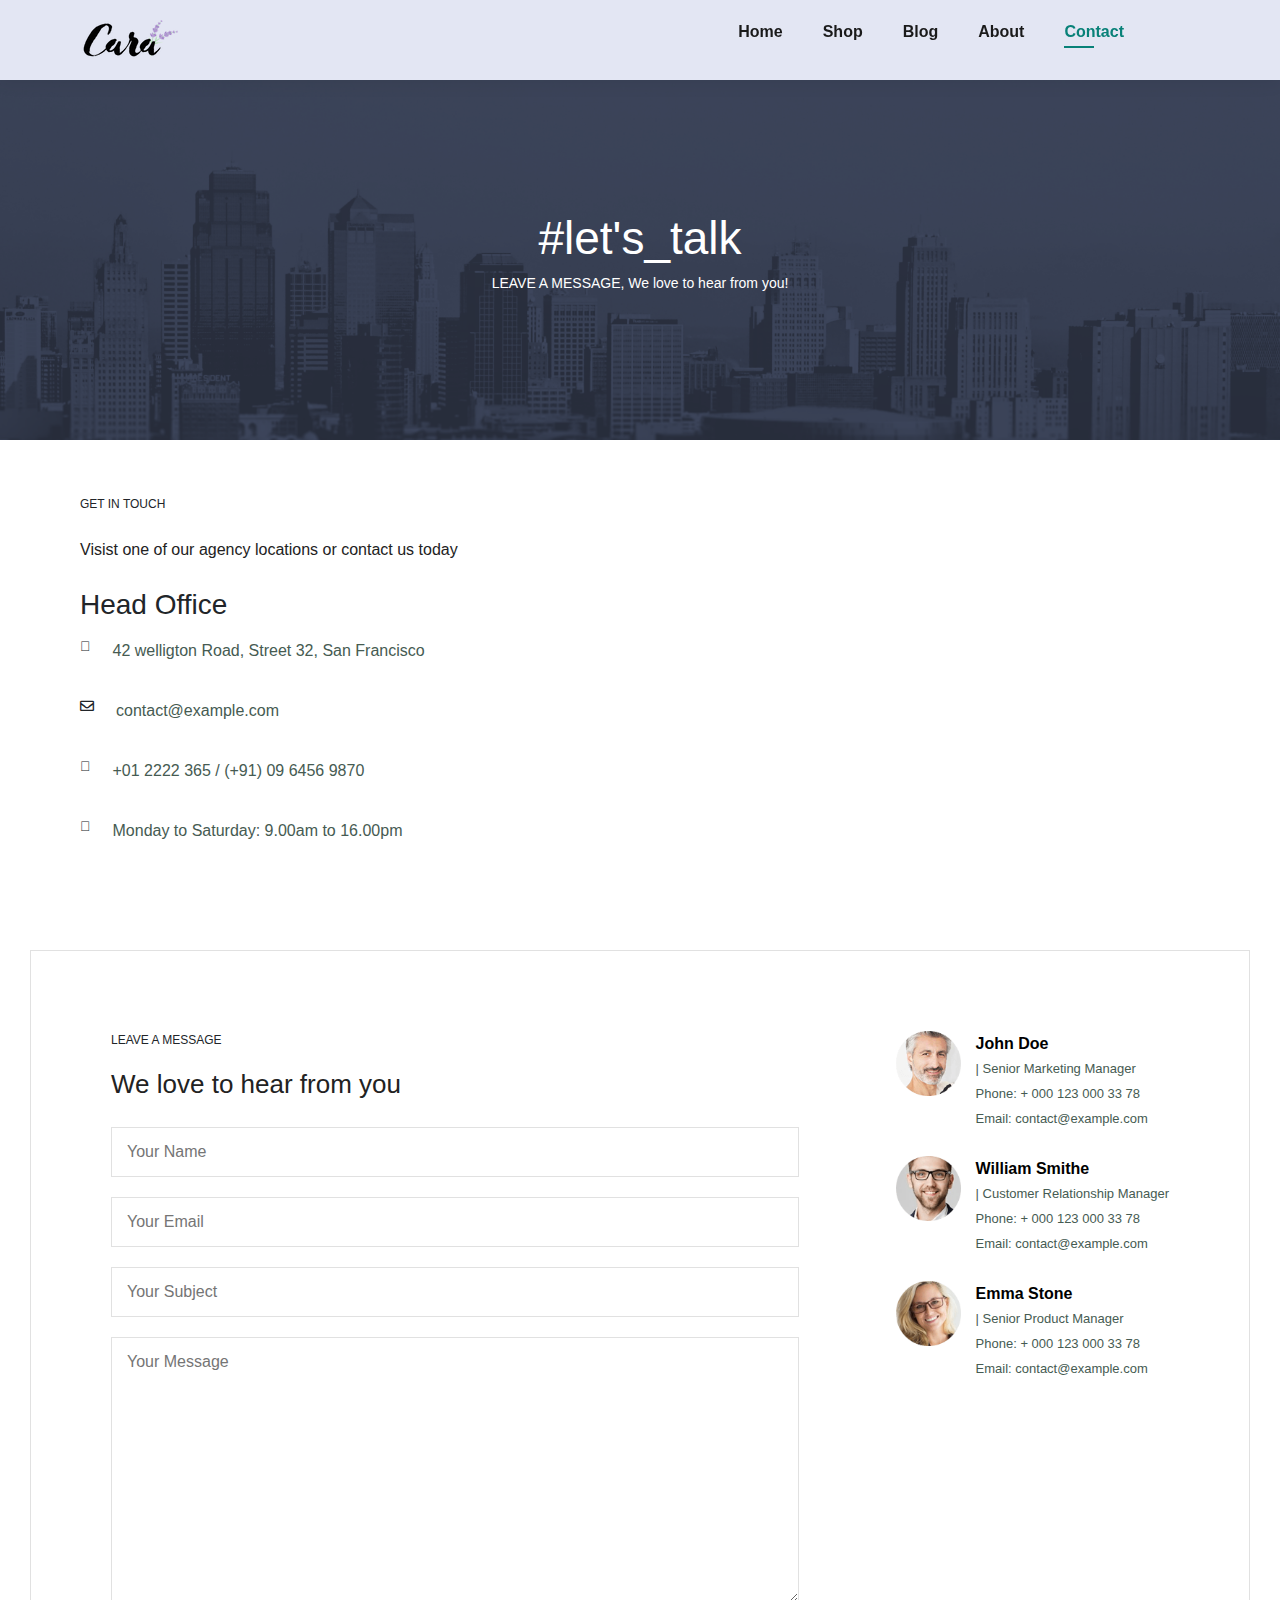
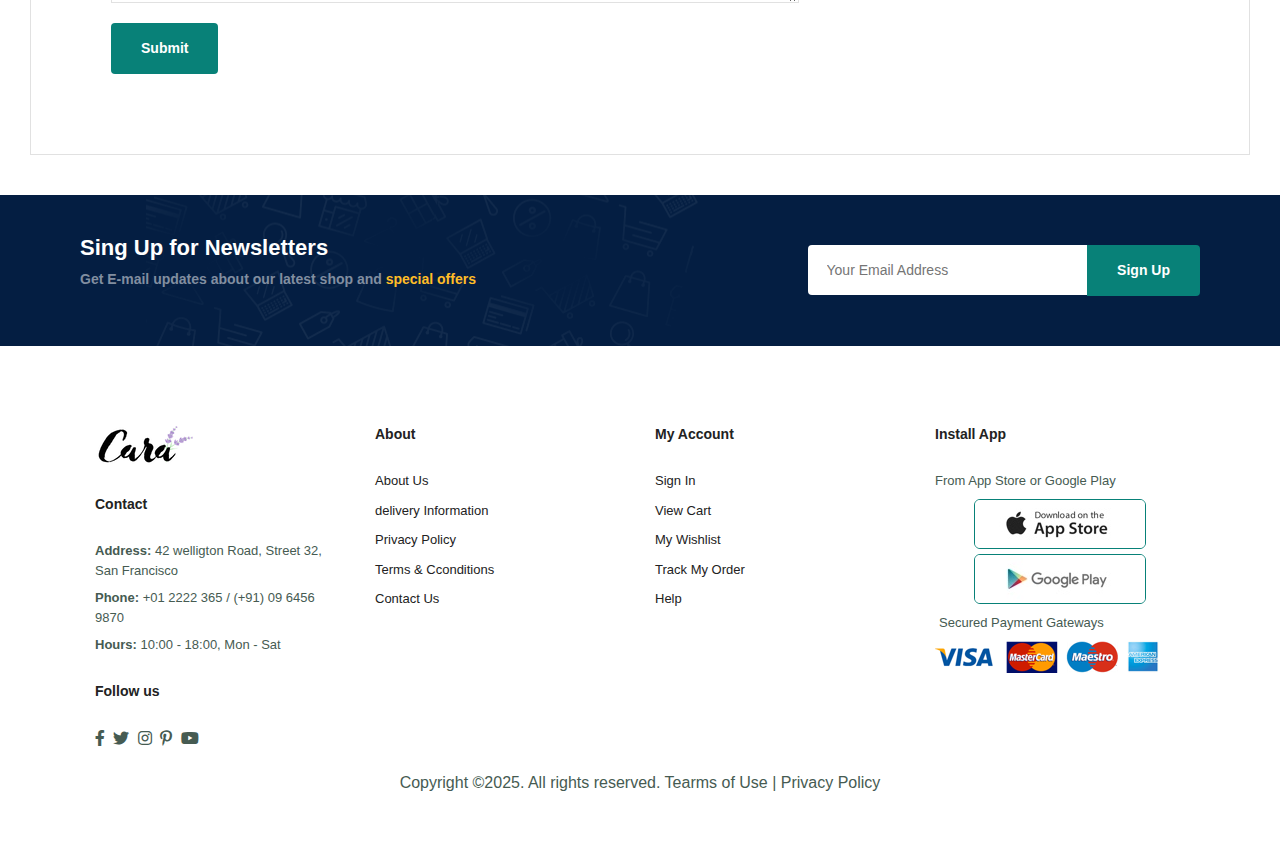
<file: contact.html>
<!DOCTYPE html>
<html lang="en">
<head>
    <meta charset="UTF-8">
    <meta name="viewport" content="width=device-width, initial-scale=1.0">
    <title>Cara Shop| Ecommerce Responsive Website</title>
    <link rel="stylesheet" href="https://pro.fontawesome.com/releases/v5.10.0/css/all.css" />
    <link rel="stylesheet" href="style.css">
    <link href="https://maxcdn.bootstrapcdn.com/bootstrap/4.5.2/css/bootstrap.min.css" rel="stylesheet">
   <style>
    *{
    margin: 0;
    padding: 0;
    box-sizing: border-box;
    font-family: 'Spartan', sans-serif;
}
    h1{
    font-size: 50px;
    line-height: 64px;
    color: #222222;
}
h2{
    font-size: 46px;
    line-height: 54px;
    color:#222222;
}
h4{
    font-size: 20px;
    color: #222222;
}

h6{
    font-weight: 700;
    font-size: 12px;
}


.section-p1{
    padding: 40px 80px;
}

.section-m1{
    margin: 40px 0;
}
button .normal{
    font-size: 14px;
    font-weight: 600;
    padding: 15px 30px;
    color: #000;
    background-color: white;
    border-radius: 4px;
    cursor: pointer;
    border: none;
    outline: none;
    transition: 0.2s;
} 

.normal-btn{
    font-size: 14px;
    font-weight: 600;
    padding: 15px 30px;
    color: #000;
    background-color: white;
    border-radius: 4px;
    cursor: pointer;
    border: none;
    outline: none;
    transition: 0.2s;
}

button .white{
    font-size: 13px;
    font-weight: 600;
    padding: 11px 18px;
    color: #fff;
    background-color: transparent;
    cursor: pointer;
    border: 1px solid #fff;
    outline: none;
    transition: 0.2s;
}
p{
    font-size: 1rem;
    color: #465b52;
}
body{
    width: 100%;
}
   </style>
</head>
<body>
    <section id="header">
        <a href="#"><img src="img/logo.png" class="logo" alt=""></a>
        <div>
            <ul id="navbar">
                <li><a  href="index.html">Home</a></li>
                <li><a  href="shope.html">Shop</a></li>
                <li><a  href="blog.html">Blog</a></li>
                <li><a  href="about.html">About</a></li>
                <li><a class="active" href="contact.html">Contact</a></li>
                <li id="lg-bag"><a href="cart.html"><i class="far fa-shopping-bag"></i></a></li>
                <a href="#" id="close"><i class="far fa-times"></i></a>
            </ul>
        </div>
        <div id="mobile">       
       <a href="cart.html"><i class="far fa-shopping-bag" ></i></a>
       <i id="bar" class="fas fa-outdent"></i>  
    </div>
    </section>
    <section  id="about-header">
        <h2 style="color: #fff;">#let's_talk</h2>       
        <p style="color: #fff;">LEAVE A MESSAGE, We love to hear from you!</p>   
    </section>
<section id="contact-details" class="section-p1">
    <div class="details">
          <span>GET IN TOUCH</span>
          <h2>Visist one of our agency locations or contact us today</h2>
          <h3>Head Office</h3>
          <div>
            <li><i class="fal fa-map"></i>
            <p style="color: #465b52;">42 welligton Road, Street 32, San Francisco</p>
        </li>
            <li><i class="far fa-envelope"></i>
            <p  style="color: #465b52;">contact@example.com</p>
        </li>
            <li><i class="fal fa-phone-alt"></i> 
            <p  style="color: #465b52;">+01 2222 365 / (+91) 09 6456 9870</p>
        </li>
            <li><i class="fal fa-clock"></i>
            <p  style="color: #465b52;">Monday to Saturday: 9.00am to 16.00pm</p>
        </li>
          </div>
    </div>

    <div class="map">
        <iframe src="https://www.google.com/maps/embed?pb=!1m18!1m12!1m3!1d201880.54970370617!2d-122.73296596691996!3d37.75760297104393!2m3!1f0!2f0!3f0!3m2!1i1024!2i768!4f13.1!3m3!1m2!1s0x80859a6d00690021%3A0x4a501367f076adff!2sSan%20Francisco%2C%20CA%2C%20USA!5e0!3m2!1sen!2sin!4v1736967728112!5m2!1sen!2sin" width="600" height="450" style="border:0;" allowfullscreen="" loading="lazy" referrerpolicy="no-referrer-when-downgrade"></iframe>
    </div>
</section>
<section id="form-details">
  <form action="">
    <span>LEAVE A MESSAGE</span>
    <h2>We love to hear from you</h2>
    <input type="text" placeholder="Your Name">
    <input type="text" placeholder="Your Email">
    <input type="text" placeholder="Your Subject">
    <textarea name="" cols="30" rows="10" id="" placeholder="Your Message"></textarea>
    <button class="normal-btn">Submit</button>
  </form>
  <div class="people">
    <div>
        <img src="img/people/1.png" alt=""> 
        <p><span>John Doe</span> | Senior Marketing Manager <br>
        Phone: + 000 123 000 33 78 <br>Email: contact@example.com</p>
    </div>
    <div>
        <img src="img/people/2.png" alt=""> 
        <p><span>William Smithe</span> | Customer Relationship Manager <br>
        Phone: + 000 123 000 33 78 <br>Email: contact@example.com</p>
    </div>
    <div>
        <img src="img/people/3.png" alt=""> 
        <p><span>Emma Stone</span> | Senior Product Manager <br>
        Phone: + 000 123 000 33 78 <br>Email: contact@example.com</p>
    </div>
  </div>
</section>

<section id="newsletter">
    <div class="newstext">
        <h4>Sing Up for Newsletters</h4>
        <p>Get E-mail updates about our latest shop and <span>special offers</span></p>
    </div>
    <div class="form">
        <input type="text" style="width: 300px;" placeholder="Your Email Address">
        <button>Sign Up</button>
    </div>
</section>
    <footer id="footer" class="section-p1">
        <div class="col">
            <img class="logo" src="img/logo.png" alt="">
            <h4>Contact</h4>
            <p><b>Address: </b>42 welligton Road, Street 32, San Francisco</p>
             <p><b>Phone: </b>+01 2222 365 / (+91) 09 6456 9870</p>
             <p><b>Hours: </b>10:00 - 18:00, Mon - Sat</p>
             <div class="follow">
                <h4>Follow us</h4>
                <div class="icon">
                    <i class="fab fa-facebook-f"></i>
                    <i class="fab fa-twitter"></i>
                    <i class="fab fa-instagram"></i>
                    <i class="fab fa-pinterest-p"></i>
                    <i class="fab fa-youtube"></i>
                </div>
             </div>
        </div>

        <div class="col">
            <h4>About</h4>
            <a href="#">About Us</a>
            <a href="#">delivery Information</a>
            <a href="#">Privacy Policy</a>
            <a href="#">Terms & Cconditions</a>
            <a href="#">Contact Us</a>
        </div>

        <div class="col">
            <h4>My Account</h4>
            <a href="#">Sign In</a>
            <a href="#">View Cart</a>
            <a href="#">My Wishlist</a>
            <a href="#">Track My Order</a>
            <a href="#">Help</a>
        </div>

  <div class="col" class="install">
    <h4>Install App</h4>
    <p>From App Store or Google Play</p>
    <div class="row">
        <img src="img/pay/app.jpg" style=" margin-bottom: 5px; border: 1px solid #088178;
   border-radius: 6px;">
        <img src="img/pay/play.jpg"  style="margin-bottom: 5px; border: 1px solid #088178;
   border-radius: 6px;">
    </div>
    <p style="margin: 4px;">Secured Payment Gateways</p>
    <img src="img/pay/pay.png" style="margin-top: 5px;" alt="">
 </div>

        <div class="copyright">
            <p>Copyright &copy;2025. All rights reserved. Tearms of Use | Privacy Policy </p>
        </div>

    </footer>
   
<script defer src="script.js"></script>
</body>
</html>
</file>
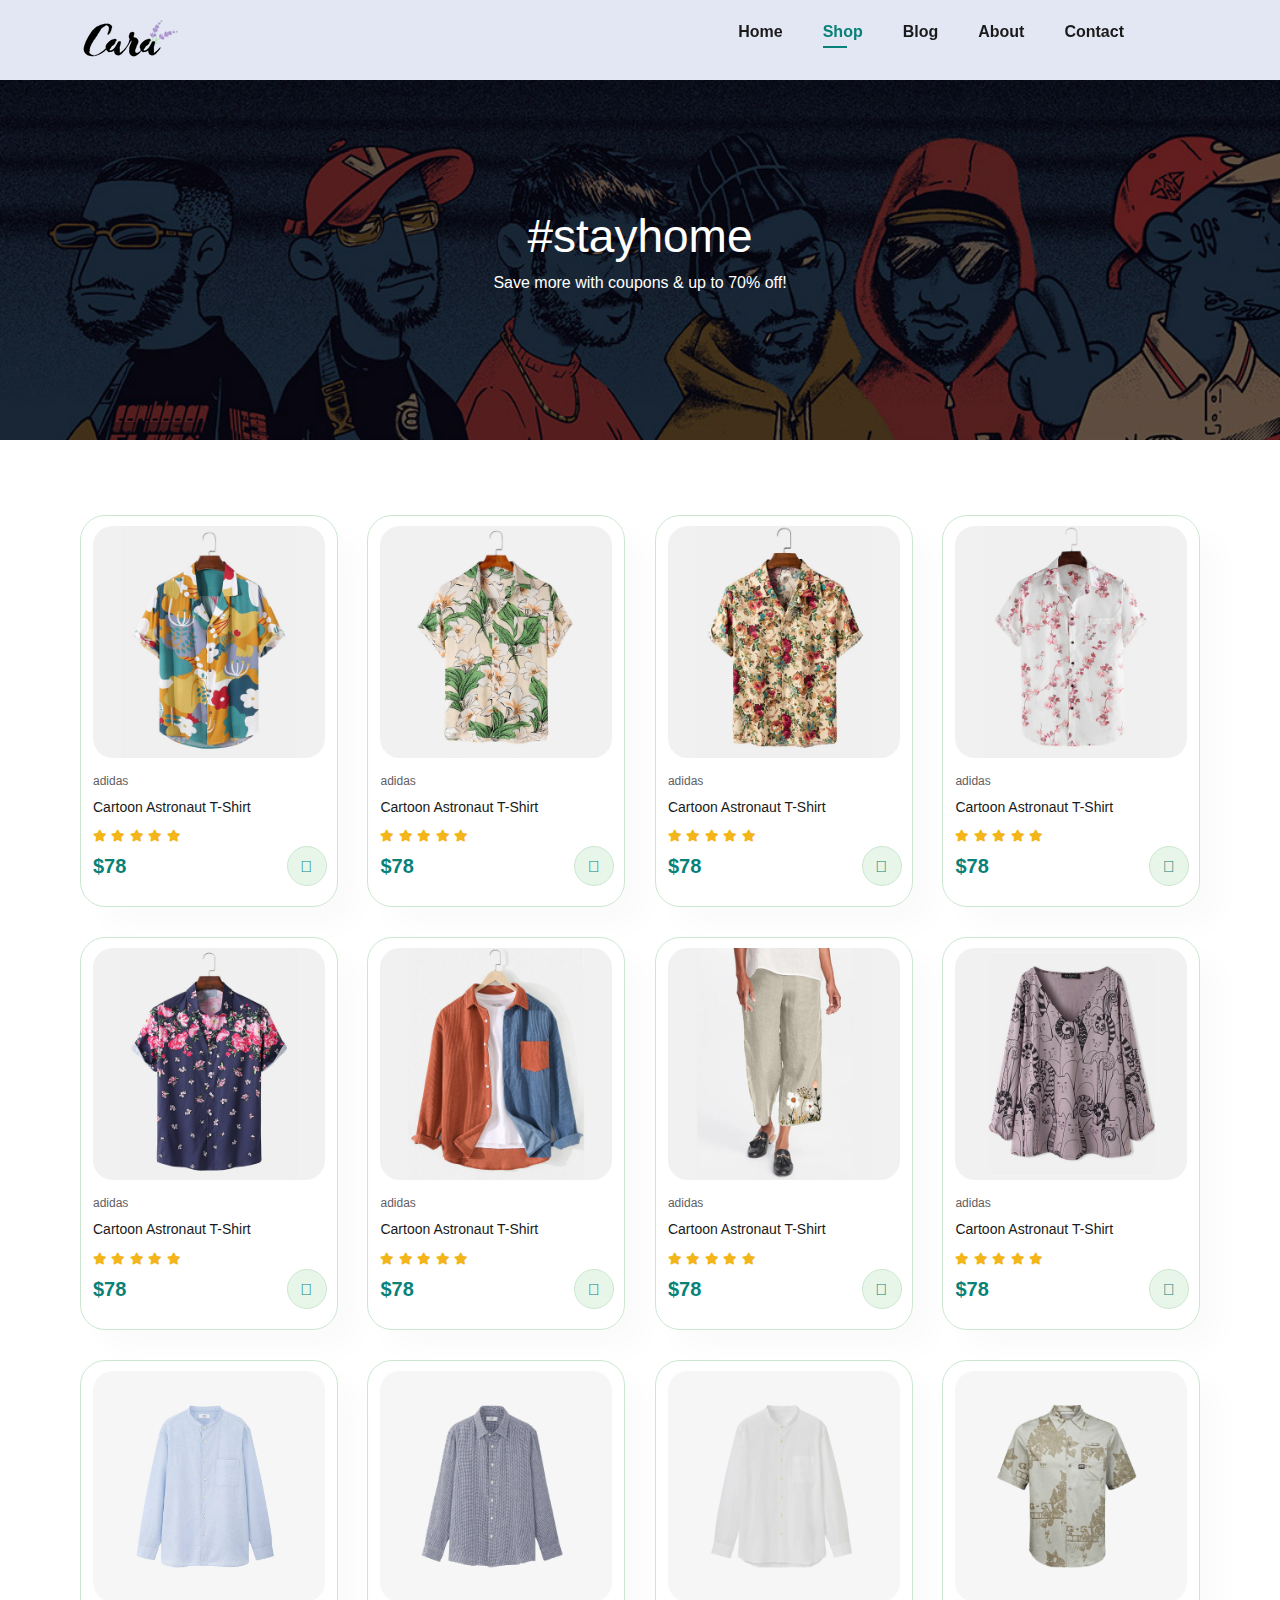
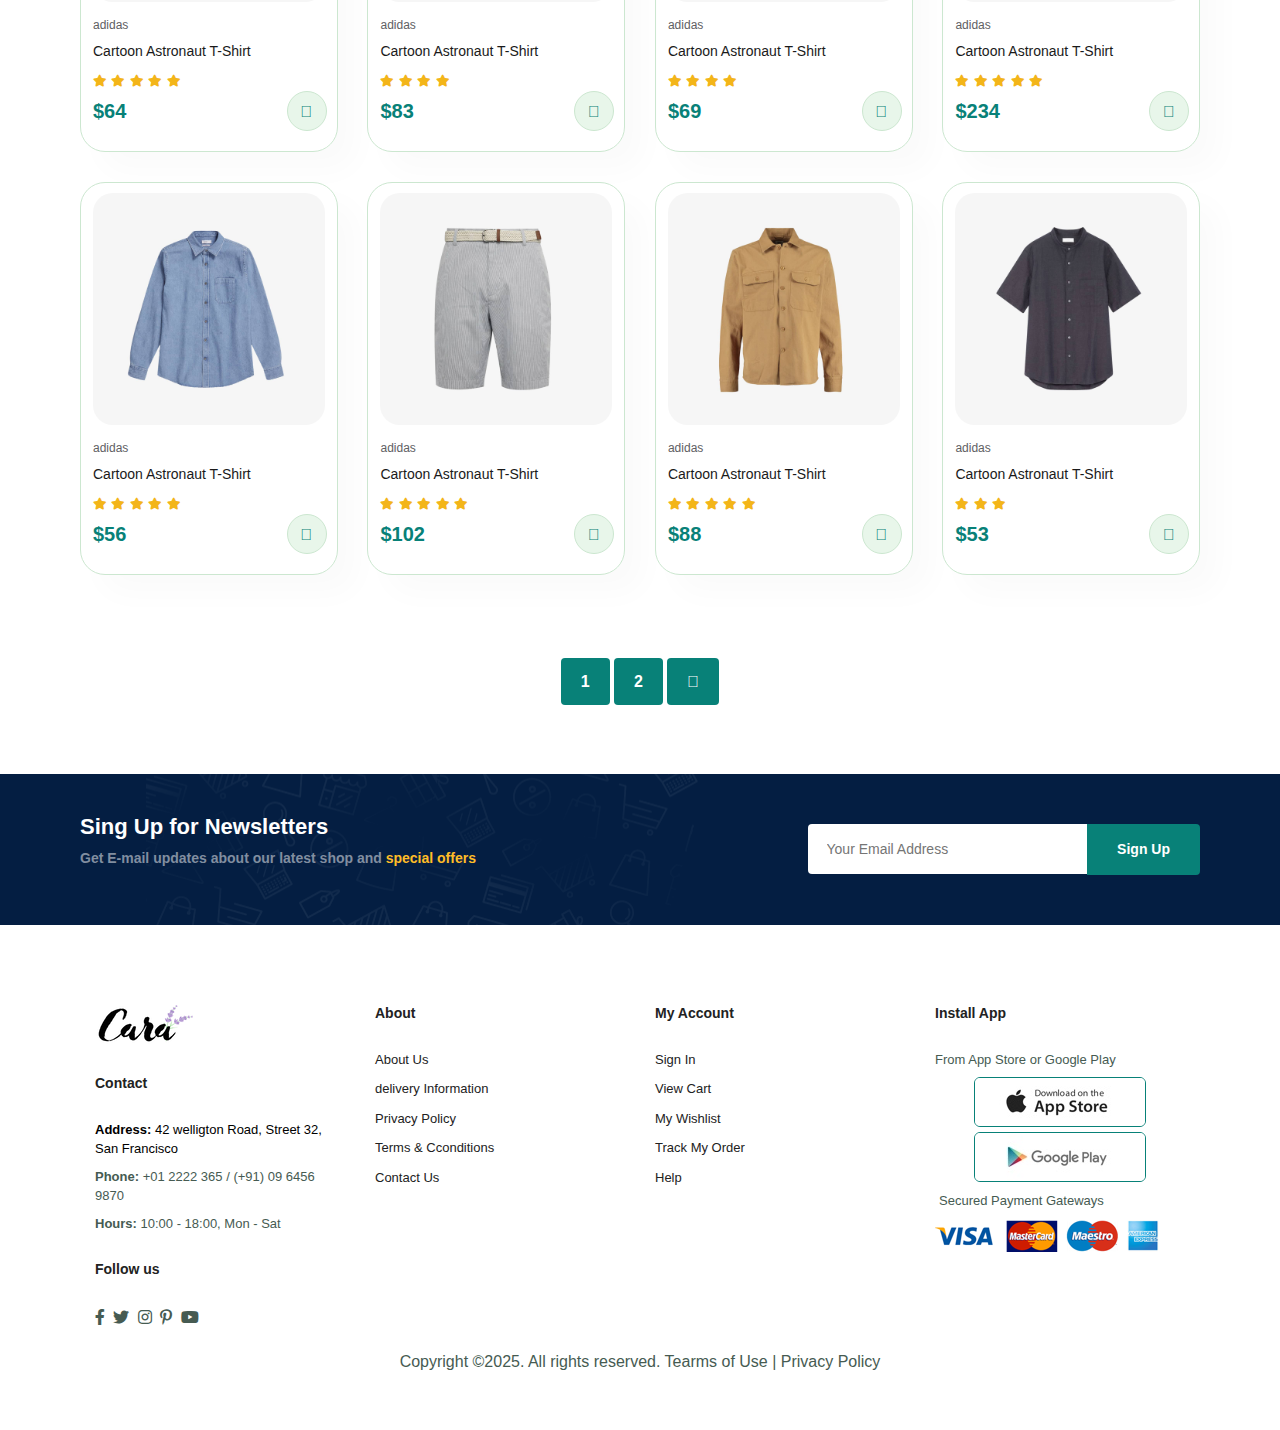
<file: shop.html>
<!DOCTYPE html>
<html lang="en">
<head>
    <meta charset="UTF-8">
    <meta name="viewport" content="width=device-width, initial-scale=1.0">
    <title>Cara Shop| Ecommerce Responsive Website</title>
    <link rel="stylesheet" href="https://pro.fontawesome.com/releases/v5.10.0/css/all.css" />
    <link rel="stylesheet" href="style.css">
    <link href="https://maxcdn.bootstrapcdn.com/bootstrap/4.5.2/css/bootstrap.min.css" rel="stylesheet">
  <style>
    *{
    margin: 0;
    padding: 0;
    box-sizing: border-box;
    font-family: 'Spartan', sans-serif;
}
    h1{
    font-size: 50px;
    line-height: 64px;
    color: #222222;
}
h2{
    font-size: 46px;
    line-height: 54px;
    color:#222222;
}
h4{
    font-size: 20px;
    color: #222222;
}

h6{
    font-weight: 700;
    font-size: 12px;
}


.section-p1{
    padding: 40px 80px;
}

.section-m1{
    margin: 40px 0;
}
button .normal{
    font-size: 14px;
    font-weight: 600;
    padding: 15px 30px;
    color: #000;
    background-color: white;
    border-radius: 4px;
    cursor: pointer;
    border: none;
    outline: none;
    transition: 0.2s;
} 

.normal-btn{
    font-size: 14px;
    font-weight: 600;
    padding: 15px 30px;
    color: #000;
    background-color: white;
    border-radius: 4px;
    cursor: pointer;
    border: none;
    outline: none;
    transition: 0.2s;
}

button .white{
    font-size: 13px;
    font-weight: 600;
    padding: 11px 18px;
    color: #fff;
    background-color: transparent;
    cursor: pointer;
    border: 1px solid #fff;
    outline: none;
    transition: 0.2s;
}
p{
    font-size: 1rem;
    color: #465b52;
}
body{
    width: 100%;
}
  </style>
</head>
<body>
    <section id="header">
        <a href="#"><img src="img/logo.png" class="logo" alt=""></a>
        <div>
            <ul id="navbar">
                <li><a  href="index.html">Home</a></li>
                <li><a class="active" href="shope.html">Shop</a></li>
                <li><a href="blog.html">Blog</a></li>
                <li><a href="about.html">About</a></li>
                <li><a href="contact.html">Contact</a></li>
                <li id="lg-bag"><a href="cart.html"><i class="far fa-shopping-bag"></i></a></li>
                <a href="#" id="close"><i class="far fa-times"></i></a>
            </ul>
        </div>
        <div id="mobile">       
       <a href="cart.html"><i class="far fa-shopping-bag" ></i></a>
       <i id="bar" class="fas fa-outdent"></i>  
    </div>
    </section>
    <section id="page-header">
        <h2 style="color: #fff;">#stayhome</h2>       
        <p style="color: #fff;">Save more with coupons & up to 70% off!</p>
       
    </section>
    

    <section id="product1" class="section-p1">

     <div class="pro-container">
        <div class="pro" onclick="window.location.href='sproduct.html'; ">
            <img src="img/products/f1.jpg" alt="">
            <div class="des">
                <span>adidas</span>
                <h5>Cartoon Astronaut T-Shirt</h5>
                <div class="star">
                    <i class="fas fa-star"></i>
                    <i class="fas fa-star"></i>
                    <i class="fas fa-star"></i>
                    <i class="fas fa-star"></i>
                    <i class="fas fa-star"></i>
                </div>
                <h4>$78</h4>
            </div>
            <a href="#"><i class="fal fa-shopping-cart cart"></i></a>
        </div>

        <div class="pro">
            <img src="img/products/f2.jpg" alt="">
            <div class="des">
                <span>adidas</span>
                <h5>Cartoon Astronaut T-Shirt</h5>
                <div class="star">
                    <i class="fas fa-star"></i>
                    <i class="fas fa-star"></i>
                    <i class="fas fa-star"></i>
                    <i class="fas fa-star"></i>
                    <i class="fas fa-star"></i>
                </div>
                <h4>$78</h4>
            </div>
            <a href="#"><i class="fal fa-shopping-cart cart"></i></a>
        </div>

        <div class="pro">
            <img src="img/products/f3.jpg" alt="">
            <div class="des">
                <span>adidas</span>
                <h5>Cartoon Astronaut T-Shirt</h5>
                <div class="star">
                    <i class="fas fa-star"></i>
                    <i class="fas fa-star"></i>
                    <i class="fas fa-star"></i>
                    <i class="fas fa-star"></i>
                    <i class="fas fa-star"></i>
                </div>
                <h4>$78</h4>
            </div>
            <a href="#"><i class="fal fa-shopping-cart cart"></i></a>
        </div>

        <div class="pro">
            <img src="img/products/f4.jpg" alt="">
            <div class="des">
                <span>adidas</span>
                <h5>Cartoon Astronaut T-Shirt</h5>
                <div class="star">
                    <i class="fas fa-star"></i>
                    <i class="fas fa-star"></i>
                    <i class="fas fa-star"></i>
                    <i class="fas fa-star"></i>
                    <i class="fas fa-star"></i>
                </div>
                <h4>$78</h4>
            </div>
            <a href="#"><i class="fal fa-shopping-cart cart"></i></a>
        </div>

        <div class="pro">
            <img src="img/products/f5.jpg" alt="">
            <div class="des">
                <span>adidas</span>
                <h5>Cartoon Astronaut T-Shirt</h5>
                <div class="star">
                    <i class="fas fa-star"></i>
                    <i class="fas fa-star"></i>
                    <i class="fas fa-star"></i>
                    <i class="fas fa-star"></i>
                    <i class="fas fa-star"></i>
                </div>
                <h4>$78</h4>
            </div>
            <a href="#"><i class="fal fa-shopping-cart cart"></i></a>
        </div>

        <div class="pro">
            <img src="img/products/f6.jpg" alt="">
            <div class="des">
                <span>adidas</span>
                <h5>Cartoon Astronaut T-Shirt</h5>
                <div class="star">
                    <i class="fas fa-star"></i>
                    <i class="fas fa-star"></i>
                    <i class="fas fa-star"></i>
                    <i class="fas fa-star"></i>
                    <i class="fas fa-star"></i>
                </div>
                <h4>$78</h4>
            </div>
            <a href="#"><i class="fal fa-shopping-cart cart"></i></a>
        </div>

        <div class="pro">
            <img src="img/products/f7.jpg" alt="">
            <div class="des">
                <span>adidas</span>
                <h5>Cartoon Astronaut T-Shirt</h5>
                <div class="star">
                    <i class="fas fa-star"></i>
                    <i class="fas fa-star"></i>
                    <i class="fas fa-star"></i>
                    <i class="fas fa-star"></i>
                    <i class="fas fa-star"></i>
                </div>
                <h4>$78</h4>
            </div>
            <a href="#"><i class="fal fa-shopping-cart cart"></i></a>
        </div>
        <div class="pro">
            <img src="img/products/f8.jpg" alt="">
            <div class="des">
                <span>adidas</span>
                <h5>Cartoon Astronaut T-Shirt</h5>
                <div class="star">
                    <i class="fas fa-star"></i>
                    <i class="fas fa-star"></i>
                    <i class="fas fa-star"></i>
                    <i class="fas fa-star"></i>
                    <i class="fas fa-star"></i>
                </div>
                <h4>$78</h4>
            </div>
            <a href="#"><i class="fal fa-shopping-cart cart"></i></a>
        </div>
     
           <div class="pro">
               <img src="img/products/n1.jpg" alt="">
               <div class="des">
                   <span>adidas</span>
                   <h5>Cartoon Astronaut T-Shirt</h5>
                   <div class="star">
                       <i class="fas fa-star"></i>
                       <i class="fas fa-star"></i>
                       <i class="fas fa-star"></i>
                       <i class="fas fa-star"></i>
                       <i class="fas fa-star"></i>
                   </div>
                   <h4>$64</h4>
               </div>
               <a href="#"><i class="fal fa-shopping-cart cart"></i></a>
           </div>
   
           <div class="pro">
               <img src="img/products/n2.jpg" alt="">
               <div class="des">
                   <span>adidas</span>
                   <h5>Cartoon Astronaut T-Shirt</h5>
                   <div class="star">
                       <i class="fas fa-star"></i>
                       <i class="fas fa-star"></i>
                     
                       <i class="fas fa-star"></i>
                       <i class="fas fa-star"></i>
                   </div>
                   <h4>$83</h4>
               </div>
               <a href="#"><i class="fal fa-shopping-cart cart"></i></a>
           </div>
   
           <div class="pro">
               <img src="img/products/n3.jpg" alt="">
               <div class="des">
                   <span>adidas</span>
                   <h5>Cartoon Astronaut T-Shirt</h5>
                   <div class="star">
                       <i class="fas fa-star"></i>
                       <i class="fas fa-star"></i>
                       <i class="fas fa-star"></i>
                       <i class="fas fa-star"></i>
                       
                   </div>
                   <h4>$69</h4>
               </div>
               <a href="#"><i class="fal fa-shopping-cart cart"></i></a>
           </div>
   
           <div class="pro">
               <img src="img/products/n4.jpg" alt="">
               <div class="des">
                   <span>adidas</span>
                   <h5>Cartoon Astronaut T-Shirt</h5>
                   <div class="star">
                       <i class="fas fa-star"></i>
                       <i class="fas fa-star"></i>
                       <i class="fas fa-star"></i>
                       <i class="fas fa-star"></i>
                       <i class="fas fa-star"></i>
                   </div>
                   <h4>$234</h4>
               </div>
               <a href="#"><i class="fal fa-shopping-cart cart"></i></a>
           </div>
   
           <div class="pro">
               <img src="img/products/n5.jpg" alt="">
               <div class="des">
                   <span>adidas</span>
                   <h5>Cartoon Astronaut T-Shirt</h5>
                   <div class="star">
                       <i class="fas fa-star"></i>
                       <i class="fas fa-star"></i>
                       <i class="fas fa-star"></i>
                       <i class="fas fa-star"></i>
                       <i class="fas fa-star"></i>
                   </div>
                   <h4>$56</h4>
               </div>
               <a href="#"><i class="fal fa-shopping-cart cart"></i></a>
           </div>
   
           <div class="pro">
               <img src="img/products/n6.jpg" alt="">
               <div class="des">
                   <span>adidas</span>
                   <h5>Cartoon Astronaut T-Shirt</h5>
                   <div class="star">
                       <i class="fas fa-star"></i>
                       <i class="fas fa-star"></i>
                       <i class="fas fa-star"></i>
                       <i class="fas fa-star"></i>
                       <i class="fas fa-star"></i>
                   </div>
                   <h4>$102</h4>
               </div>
               <a href="#"><i class="fal fa-shopping-cart cart"></i></a>
           </div>
   
           <div class="pro">
               <img src="img/products/n7.jpg" alt="">
               <div class="des">
                   <span>adidas</span>
                   <h5>Cartoon Astronaut T-Shirt</h5>
                   <div class="star">
                       <i class="fas fa-star"></i>
                       <i class="fas fa-star"></i>
                       <i class="fas fa-star"></i>
                       <i class="fas fa-star"></i>
                       <i class="fas fa-star"></i>
                   </div>
                   <h4>$88</h4>
               </div>
               <a href="#"><i class="fal fa-shopping-cart cart"></i></a>
           </div>
           <div class="pro">
               <img src="img/products/n8.jpg" alt="">
               <div class="des">
                   <span>adidas</span>
                   <h5>Cartoon Astronaut T-Shirt</h5>
                   <div class="star">
                       <i class="fas fa-star"></i>
                       <i class="fas fa-star"></i>
                       <i class="fas fa-star"></i>
                   </div>
                   <h4>$53</h4>
               </div>
               <a href="#"><i class="fal fa-shopping-cart cart"></i></a>
           </div>
   
           
        </div>
       </section>

     
    <section id="pagination" class="section-p1">
    <a href="#">1</a>
    <a href="#">2</a>
    <a href="#"><i class="fal fa-long-arrow-alt-right"></i></a>
    </section>






    <section id="newsletter">
        <div class="newstext">
            <h4>Sing Up for Newsletters</h4>
            <p>Get E-mail updates about our latest shop and <span>special offers</span></p>
        </div>
        <div class="form">
            <input type="text" style="width: 300px;" placeholder="Your Email Address">
            <button>Sign Up</button>
        </div>
    </section>

    <footer id="footer" class="section-p1">
        <div class="col">
            <img class="logo" src="img/logo.png" alt="">
            <h4>Contact</h4>
            <p style="color: black;"><b>Address: </b> 42 welligton Road, Street 32, San Francisco</p>
             <p><b>Phone: </b> +01 2222 365 / (+91) 09 6456 9870</p>
             <p><b>Hours: </b> 10:00 - 18:00, Mon - Sat</p>
             <div class="follow">
                <h4>Follow us</h4>
                <div class="icon">
                    <i class="fab fa-facebook-f"></i>
                    <i class="fab fa-twitter"></i>
                    <i class="fab fa-instagram"></i>
                    <i class="fab fa-pinterest-p"></i>
                    <i class="fab fa-youtube"></i>
                </div>
             </div>
        </div>

        <div class="col">
            <h4>About</h4>
            <a href="#">About Us</a>
            <a href="#">delivery Information</a>
            <a href="#">Privacy Policy</a>
            <a href="#">Terms & Cconditions</a>
            <a href="#">Contact Us</a>
        </div>

        <div class="col">
            <h4>My Account</h4>
            <a href="#">Sign In</a>
            <a href="#">View Cart</a>
            <a href="#">My Wishlist</a>
            <a href="#">Track My Order</a>
            <a href="#">Help</a>
        </div>

  <div class="col" class="install">
    <h4>Install App</h4>
    <p>From App Store or Google Play</p>
    <div class="row">
        <img src="img/pay/app.jpg" style=" margin-bottom: 5px; border: 1px solid #088178;
   border-radius: 6px;">
        <img src="img/pay/play.jpg"  style="margin-bottom: 5px; border: 1px solid #088178;
   border-radius: 6px;">
    </div>
    <p style="margin: 4px;">Secured Payment Gateways</p>
    <img src="img/pay/pay.png" style="margin-top: 5px;" alt="">
 </div>

        <div class="copyright">
            <p>Copyright &copy;2025. All rights reserved. Tearms of Use | Privacy Policy </p>
        </div>

    </footer>
    <script defer src="script.js"></script>
</body>
</html>
</file>
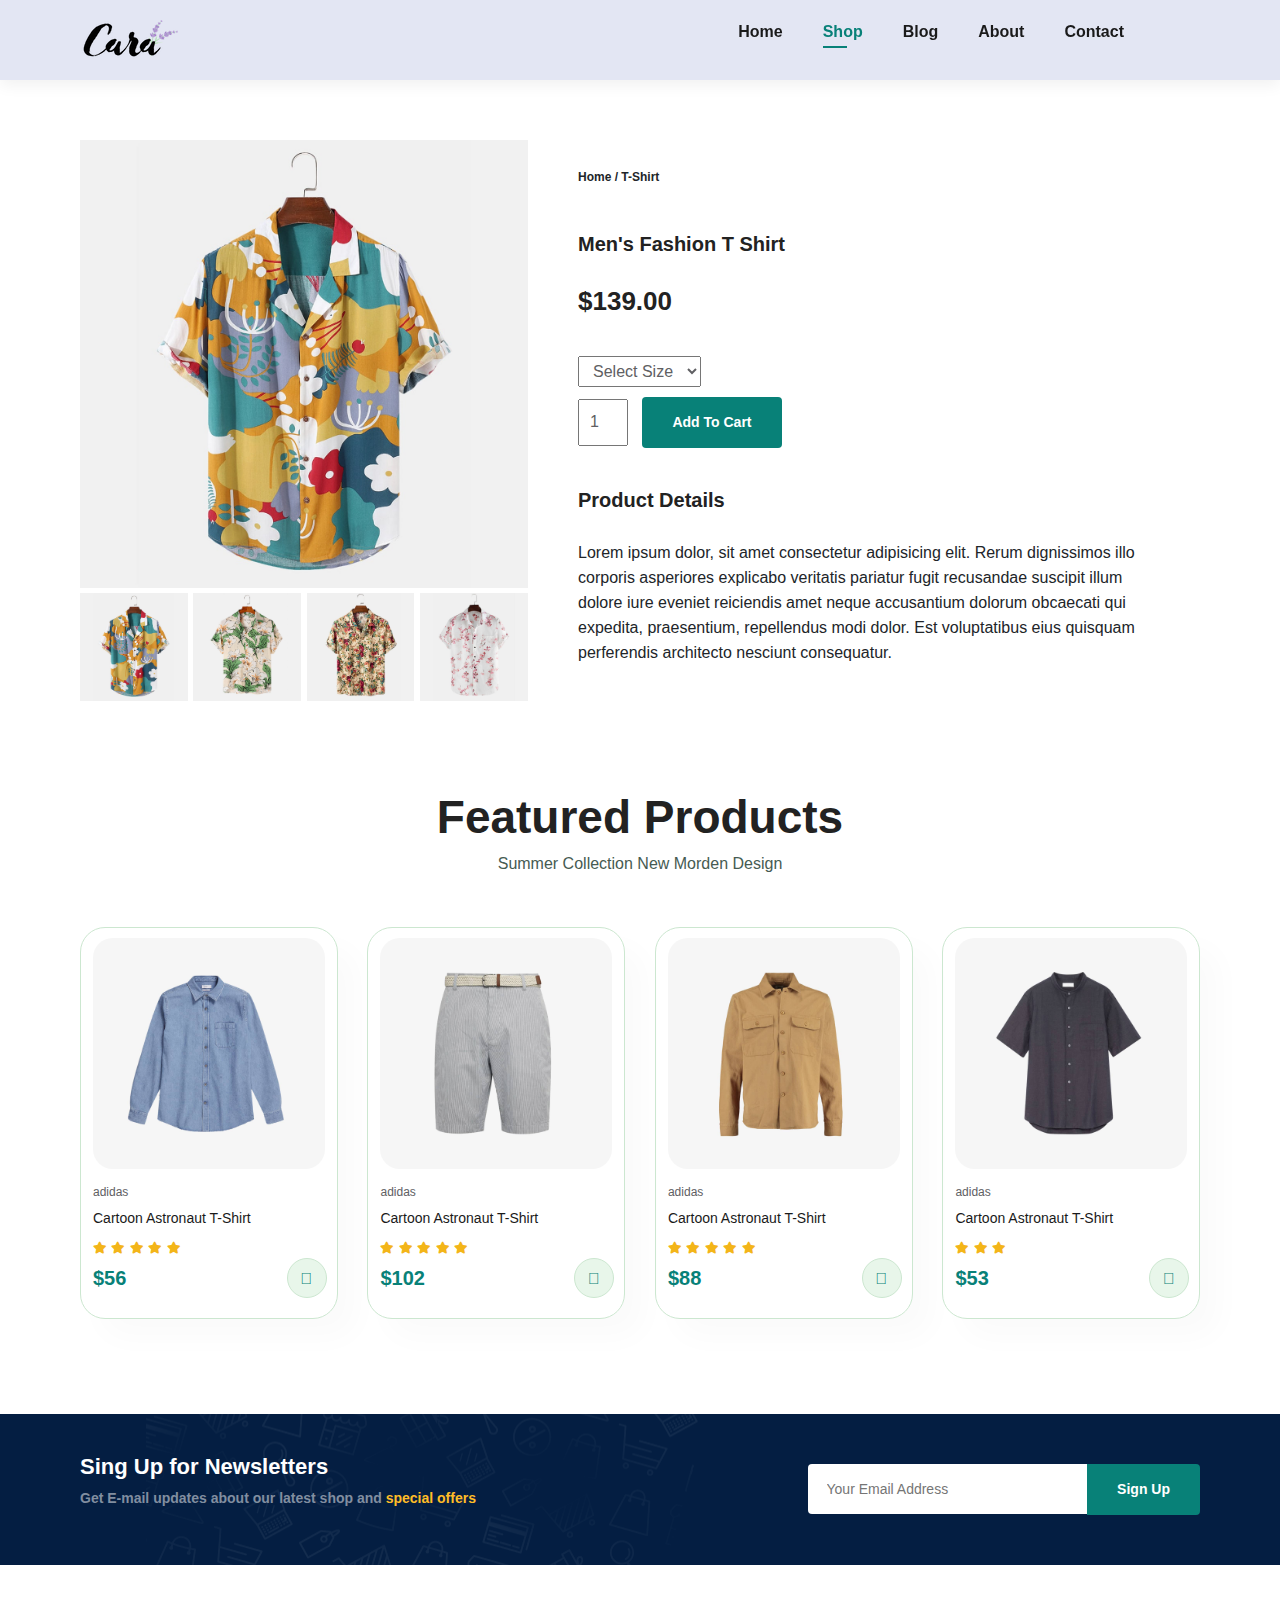
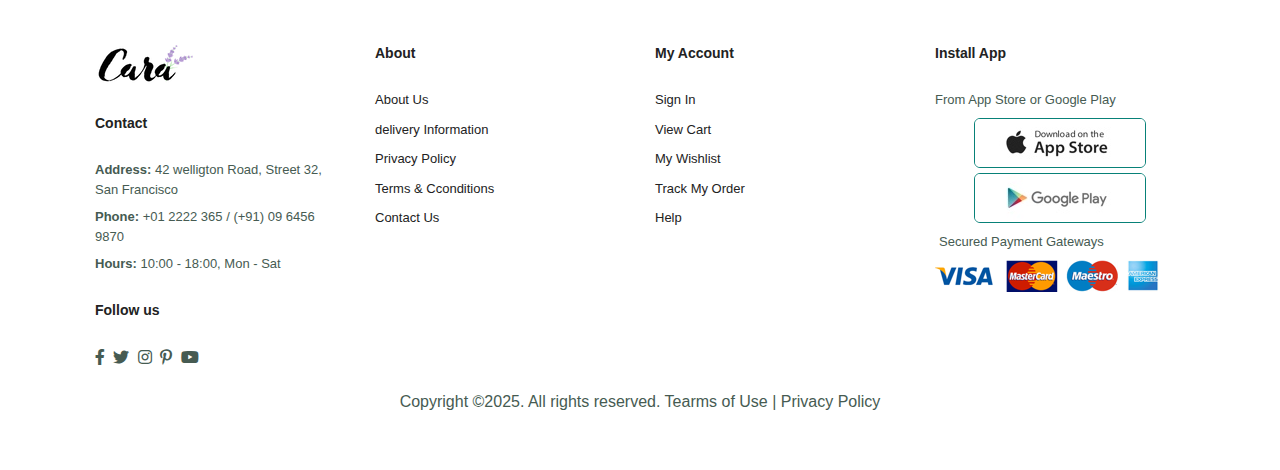
<file: sproduct.html>
<!DOCTYPE html>
<html lang="en">
<head>
    <meta charset="UTF-8">
    <meta name="viewport" content="width=device-width, initial-scale=1.0">
    <title>Cara Shop| Ecommerce Responsive Website</title>
    <link rel="stylesheet" href="https://pro.fontawesome.com/releases/v5.10.0/css/all.css" />
    <link rel="stylesheet" href="style.css">
    <link href="https://maxcdn.bootstrapcdn.com/bootstrap/4.5.2/css/bootstrap.min.css" rel="stylesheet">

</head>
<style>
    *{
    margin: 0;
    padding: 0;
    box-sizing: border-box;
    font-family: 'Spartan', sans-serif;
}
    h1{
    font-size: 50px;
    line-height: 64px;
    color: #222222;
}
h2{
    font-size: 46px;
    line-height: 54px;
    color:#222222;
}
h4{
    font-size: 20px;
    color: #222222;
}

h6{
    font-weight: 700;
    font-size: 12px;
}


.section-p1{
    padding: 40px 80px;
}

.section-m1{
    margin: 40px 0;
}
button .normal{
    font-size: 14px;
    font-weight: 600;
    padding: 15px 30px;
    color: #000;
    background-color: white;
    border-radius: 4px;
    cursor: pointer;
    border: none;
    outline: none;
    transition: 0.2s;
} 

.normal-btn{
    font-size: 14px;
    font-weight: 600;
    padding: 15px 30px;
    color: #000;
    background-color: white;
    border-radius: 4px;
    cursor: pointer;
    border: none;
    outline: none;
    transition: 0.2s;
}

button .white{
    font-size: 13px;
    font-weight: 600;
    padding: 11px 18px;
    color: #fff;
    background-color: transparent;
    cursor: pointer;
    border: 1px solid #fff;
    outline: none;
    transition: 0.2s;
}
p{
    font-size: 1rem;
    color: #465b52;
}
body{
    width: 100%;
}
</style>
<body>
    <section id="header">
        <a href="#"><img src="img/logo.png" class="logo" alt=""></a>
        <div>
            <ul id="navbar">
                <li><a  href="index.html">Home</a></li>
                <li><a class="active" href="shope.html">Shop</a></li>
                <li><a href="blog.html">Blog</a></li>
                <li><a href="about.html">About</a></li>
                <li><a href="contact.html">Contact</a></li>
                <li id="lg-bag"><a href="cart.html"><i class="far fa-shopping-bag"></i></a></li>
                <a href="#" id="close"><i class="far fa-times"></i></a>
            </ul>
        </div>
        <div id="mobile">       
       <a href="cart.html"><i class="far fa-shopping-bag" ></i></a>
       <i id="bar" class="fas fa-outdent"></i>  
    </div>
    </section>
    
    <section id="prodetails" class="section-p1">
        <div class="single-pro-image">
            <img src="img/products/f1.jpg" style="margin-bottom: 5px;" width="100%" id="MainImg" alt="">     

        <div class="small-img-group">
            <div class="small-img-col">
                <img src="img/products/f1.jpg" width="100%" class="small-img" alt="">
            </div>
            <div class="small-img-col">
                <img src="img/products/f2.jpg" width="100%" class="small-img" alt="">
            </div>
            <div class="small-img-col">
                <img src="img/products/f3.jpg" width="100%" class="small-img" alt="">
            </div>
            <div class="small-img-col">
                <img src="img/products/f4.jpg" width="100%" class="small-img" alt="">
            </div>
        </div>
    </div>

        <div class="single-pro-details">
            <h6>Home / T-Shirt</h6>
            <h4>Men's Fashion T Shirt</h4>
            <h2>$139.00</h2>
            <select >
                <option>Select Size</option>
                <option>XL</option>
                <option>XXL</option>
                <option>Small</option>
                <option>Large</option>
            </select>
            <input type="number" value="1">
            <button class="normal-btn">Add To Cart</button>
            <h4>Product Details</h4>
            <span>Lorem ipsum dolor, sit amet consectetur adipisicing elit. Rerum dignissimos illo corporis asperiores explicabo veritatis pariatur fugit recusandae suscipit illum dolore iure eveniet reiciendis amet neque accusantium dolorum obcaecati qui expedita, praesentium, repellendus modi dolor. Est voluptatibus eius quisquam perferendis architecto nesciunt consequatur.</span>
        </div>
    </section>
    <section id="product1" class="section-p1">
        <h2 style="font-weight: 600;">Featured Products</h2>
        <p >Summer Collection New Morden Design</p>
   
        <div class="pro-container">
   
           <div class="pro">
               <img src="img/products/n5.jpg" alt="">
               <div class="des">
                   <span>adidas</span>
                   <h5>Cartoon Astronaut T-Shirt</h5>
                   <div class="star">
                       <i class="fas fa-star"></i>
                       <i class="fas fa-star"></i>
                       <i class="fas fa-star"></i>
                       <i class="fas fa-star"></i>
                       <i class="fas fa-star"></i>
                   </div>
                   <h4>$56</h4>
               </div>
               <a href="#"><i class="fal fa-shopping-cart cart"></i></a>
           </div>
   
           <div class="pro">
               <img src="img/products/n6.jpg" alt="">
               <div class="des">
                   <span>adidas</span>
                   <h5>Cartoon Astronaut T-Shirt</h5>
                   <div class="star">
                       <i class="fas fa-star"></i>
                       <i class="fas fa-star"></i>
                       <i class="fas fa-star"></i>
                       <i class="fas fa-star"></i>
                       <i class="fas fa-star"></i>
                   </div>
                   <h4>$102</h4>
               </div>
               <a href="#"><i class="fal fa-shopping-cart cart"></i></a>
           </div>
   
           <div class="pro">
               <img src="img/products/n7.jpg" alt="">
               <div class="des">
                   <span>adidas</span>
                   <h5>Cartoon Astronaut T-Shirt</h5>
                   <div class="star">
                       <i class="fas fa-star"></i>
                       <i class="fas fa-star"></i>
                       <i class="fas fa-star"></i>
                       <i class="fas fa-star"></i>
                       <i class="fas fa-star"></i>
                   </div>
                   <h4>$88</h4>
               </div>
               <a href="#"><i class="fal fa-shopping-cart cart"></i></a>
           </div>
           <div class="pro">
               <img src="img/products/n8.jpg" alt="">
               <div class="des">
                   <span>adidas</span>
                   <h5>Cartoon Astronaut T-Shirt</h5>
                   <div class="star">
                       <i class="fas fa-star"></i>
                       <i class="fas fa-star"></i>
                       <i class="fas fa-star"></i>
                   </div>
                   <h4>$53</h4>
               </div>
               <a href="#"><i class="fal fa-shopping-cart cart"></i></a>
           </div>
   
           
        </div>
       </section>
    <section id="newsletter" >
        <div class="newstext">
            <h4>Sing Up for Newsletters</h4>
            <p>Get E-mail updates about our latest shop and <span>special offers</span></p>
        </div>
        <div class="form">
            <input type="text" style="width: 300px;" placeholder="Your Email Address">
            <button>Sign Up</button>
        </div>
    </section>

    <footer id="footer" class="section-p1">
        <div class="col">
            <img class="logo" src="img/logo.png" alt="">
            <h4>Contact</h4>
            <p><b>Address: </b>42 welligton Road, Street 32, San Francisco</p>
             <p><b>Phone: </b>+01 2222 365 / (+91) 09 6456 9870</p>
             <p><b>Hours: </b>10:00 - 18:00, Mon - Sat</p>
             <div class="follow">
                <h4>Follow us</h4>
                <div class="icon">
                    <i class="fab fa-facebook-f"></i>
                    <i class="fab fa-twitter"></i>
                    <i class="fab fa-instagram"></i>
                    <i class="fab fa-pinterest-p"></i>
                    <i class="fab fa-youtube"></i>
                </div>
             </div>
        </div>

        <div class="col">
            <h4>About</h4>
            <a href="#">About Us</a>
            <a href="#">delivery Information</a>
            <a href="#">Privacy Policy</a>
            <a href="#">Terms & Cconditions</a>
            <a href="#">Contact Us</a>
        </div>

        <div class="col">
            <h4>My Account</h4>
            <a href="#">Sign In</a>
            <a href="#">View Cart</a>
            <a href="#">My Wishlist</a>
            <a href="#">Track My Order</a>
            <a href="#">Help</a>
        </div>

  <div class="col" class="install">
    <h4>Install App</h4>
    <p>From App Store or Google Play</p>
    <div class="row">
        <img src="img/pay/app.jpg" style=" margin-bottom: 5px; border: 1px solid #088178;
   border-radius: 6px;">
        <img src="img/pay/play.jpg"  style="margin-bottom: 5px; border: 1px solid #088178;
   border-radius: 6px;">
    </div>
    <p style="margin: 4px;">Secured Payment Gateways</p>
    <img src="img/pay/pay.png" style="margin-top: 5px;" alt="">
 </div>

        <div class="copyright">
            <p>Copyright &copy;2025. All rights reserved. Tearms of Use | Privacy Policy </p>
        </div>

    </footer>

    <script defer src="script.js"></script>
</body>
</html>
</file>
<file: style.css>
@import url('https://fonts.google.com/share?selection.family=Anton|League+Spartan:wght@100..900');




/* ============================= HEADER START============================================= */
#header{
    display: flex;
    justify-content: space-between;
    align-items: center;
    padding: 20px 80px;
    background-color: #e3e6f3;
    box-shadow: 0px 5px 15px rgba(0, 0, 0, 0.06);
    z-index: 999;
    position: sticky;
    top: 0;
    left: 0;

}
#navbar{
    display: flex;
    flex-direction: row;
    justify-content: center;
    align-items: center;
}
#navbar li{
 list-style: none;
 padding: 0 20px;
 position: relative;
}
#navbar li a{
    text-decoration: none;
    font-size: 1rem;
    font-weight: 600;
    color: #1a1a1a;
    transition: 0.4s ease;
}

#navbar li a:hover, 
#navbar li a.active{
  color: #088178;
}
#navbar li a.active::after, 
#navbar li a:hover::after {
    content: "";
    width: 30%;
    height: 2px;
    background: #088178;
    position: absolute;
    bottom: -4px;
    left: 20px;
}


#mobile{
    display:none;
    align-items: center;

}
#close{
    display: none;
}
/*================== HOME ================================*/

#hero{
    background-image: url('img/hero4.png');
    height: 90vh;
    width: 100%;
    background-size: cover;
    background-position: top 25% right 0;
    padding: 0 80px;
    display: flex;
    flex-direction: column;
    justify-content: center;
    align-items: flex-start;
}
#hero h4{
 padding-bottom: 15px;
}
#hero h1{
    padding-bottom: 15px;
    color: #088178;
   }
#hero button{
    background-image: url('img/button.png');
    background-color: transparent;
    color: #088178;
    border: 0;
    padding: 14px 80px 14px 65px;
    background-repeat: no-repeat;
    font-size: 15px;
    font-weight: 700;
    cursor: pointer;
} 

#feature{
  display: flex;
  align-items: center;
  justify-content: space-between;
  flex-wrap: wrap;
}
#feature .fe-box{
    width: 180px;
    text-align: center;
    padding: 25px 15px;
    box-shadow: 20px 20px 34px rgba(0,0,0,0.04);
    border: 1px solid #cce7d0;
    border-radius: 4px ;
    margin: 15px 0;
}
#feature .fe-box:hover{
    box-shadow: 10px 10px 54px rgba(70,62,221,0.1);
}
#feature .fe-box h6{
    display: inline-block;
    padding: 9px 8px 6px 8px;
    line-height: 1;
    border-radius: 4px;
    color: #088178;
    background-color: #fddde4;
}
#feature .fe-box img{
    width: 100%;
    margin-bottom: 10px;
}
#feature .fe-box:nth-child(2) h6{
    background-color: #cdebbc;
}

#feature .fe-box:nth-child(3) h6{
    background-color: #d1e8f2;
}
#feature .fe-box:nth-child(4) h6{
    background-color: #f1edc0;
}
#feature .fe-box:nth-child(5) h6{
    background-color: #f6dbf6;
}
#feature .fe-box:nth-child(6) h6{
    background-color: #fff2e5;
}

#product1{
    text-align: center;
}

#product1 .pro-container{
   display: flex;
   justify-content: space-between;
   padding-top: 20px;
   flex-wrap: wrap;
}

#product1 .pro{
    width: 23%;
    min-width:250px;
    padding: 10px 12px;
    border: 1px solid #cce7d0;
    border-radius: 25px;
    cursor: pointer;
    box-shadow: 20px 20px 30px rgba(0,0,0,0.02);
    margin: 15px 0;
    transition: 0.3s ease;
    position: relative;
}
#product1 .pro:hover{
    box-shadow: 20px 20px 30px rgba(0,0,0,0.06);
}
#product1 .pro img{
    width: 100%;
    border-radius: 20px;
}
#product1 .pro .des{
    text-align: start;
    padding: 10px 0;
}

#product1 .pro .des span{
    color: #606063;
    font-size: 12px;
}
#product1 .pro .des h5{
    padding-top:7px ;
    color: #1a1a1a;
    font-size: 14px;
}
#product1 .pro .des i{
    font-size: 12px;
    color: rgb(243, 181,25);
}
#product1 .pro .des h4{
    padding-top: 7px;
    font-family: 15px;
    font-weight: 700;
    color: #088178;
}

#product1 .pro .cart{
    width: 40px;
    height: 40px;
    line-height: 40px;
    border-radius:50% ;
    background-color: #e8f6ea;
    font-weight: 500;
    color: #088178;
    border: 1px solid #cce7d0 ;
    position: absolute;
    bottom: 20px;
    right: 10px;
}

#banner{
    display: flex;
    flex-direction: column;
    justify-content: center;
    align-items: center;
    text-align: center;
    background-image: url('img/banner/b2.jpg');
    height: 40vh;
    width: 100%;
    background-position: center;
    background-size: cover;

}

#banner h4{
    color: #fff;
    font-size: 1rem;
}
#banner h2{
    color: #fff;
    font-size: 30px;
    padding: 10px 0;
}
#banner h2 span{
    color: #ef3636;
}
#banner button{
    font-size: 14px;
    font-weight: 600;
    padding: 15px 30px;
    color: #000;
    background-color: white;
    border-radius: 4px;
    cursor: pointer;
    border: none;
    outline: none;
    transition: 0.2s;
}
#banner button:hover{
    background: #088178;
    color: #fff;
}

/* #sm-banner{
    display: flex;
    justify-content: space-between;
    flex-wrap: wrap;
    gap: 20px;
} */
 
#sm-banner .banner-box{
    /* display: flex;
    flex-direction: column;
    justify-content: center;
    align-items: center; */
    text-align: center;
    background-image: url('img/banner/b17.jpg');
    width: 100%;
    height: 50vh;
    min-width: 500px;
    background-position: center;
    margin-top: 15px;
    background-size: cover;
  
}
#sm-banner .banner-box .des{
  padding: 70px 10px 20px 16px;
  display: flex;
  flex-direction: column;
  justify-content: center;
  align-items: flex-start;
}
#sm-banner .banner-box .des h4{
     color: #fff;
     font-size: 20px;
     font-weight: 300;
}
#sm-banner .banner-box .des h2{
    color: #fff;
     font-size: 28px;
     font-weight: 800;
}
#sm-banner .banner-box .des span{
    color: #fff;
    font-size: 14px;
    font-weight: 500;
    padding-bottom: 15px;
}
#sm-banner .banner-box .des button{
    font-size: 13px;
    font-weight: 600;
    padding: 11px 18px;
    color: #fff;
    background-color: transparent;
    cursor: pointer;
    border: 1px solid #fff;
    outline: none;
    transition: 0.2s;
}
#sm-banner .banner-box:hover .des button{
    background-color: #088178;
    border: 1px solid #088178;
}
#sm-banner .banner-box2{
    background-image: url('img/banner/b10.jpg');
}
#banner3 {
    display: flex;
    justify-content: space-between;
    flex-wrap: wrap;
    padding: 0 80px;
}
#banner3 .banner-box{
     display: flex;
     flex-direction: column;
     justify-content: center;
     align-items: flex-start;
     background-image: url('img/banner/b7.jpg');
     min-width: 30%;
     height: 30vh;
     background-size: cover;
     background-position: center;
     padding: 20px;
     margin-bottom: 20px;
}
#banner3 .banner-box h2{
    color: #fff;
    font-weight: 900;
    font-size: 22px;
}
#banner3 .banner-box h3{
    color: #ec544e;
    font-weight: 800;
    font-size: 15px;
}
#banner3 .banner-box2{
    background-image: url('img/banner/b4.jpg');
}
#banner3 .banner-box3{
    background-image: url('img/banner/b18.jpg');
}

#newsletter{
    display: flex;
    justify-content: space-between;
    flex-wrap: wrap;
        align-items: center;
    background-image: url('img/banner/b14.png');
    background-repeat: no-repeat;
    background-position: 20% 30%;
    background-color: #041e42;
    padding: 40px 80px;
    margin: 40px 0;
}

#newsletter h4{
    font-size: 22px;
    font-weight: 700;
    color: #fff;
}
#newsletter p{
    font-size: 14px;
    font-weight: 600;
    color: #818ea0;
}
#newsletter p span{
    color: #ffbd27;
}
#newsletter .form{
    display: flex;
    width: 35%;
}
#newsletter input{
    height: 3.12rem;
    padding: 0 1.25em;
    font-size: 14px;
    border: 1px solid transparent;
    border-radius: 4px;
    outline: none;
    border-top-right-radius: 0;
    border-bottom-right-radius: 0;
}
#newsletter button{
    font-size: 14px;
    font-weight: 600;
    padding: 15px 30px;
    color:#fff;
    border-radius: 4px;
    cursor: pointer;
    background-color: #088178;
    border: none;
    outline: none;
    white-space: nowrap;
    transition: 0.2s;
    border-top-left-radius: 0;
    border-bottom-left-radius: 0;
}

#footer{
    display: flex;
    flex-direction: row;
    flex-wrap: wrap;
    justify-content: space-between;
    width: 100%;
}

#footer .col{
    display: flex;
    flex-direction: column;
    align-items: flex-start;
    margin-bottom: 20px;
}
#footer .logo{
   margin-bottom: 30px;
}

#footer .col h4{
    font-size: 14px;
    padding-bottom: 20px;
    font-weight: 600;
}
#footer .col p{
    font-size: 13px;
    margin: 0 0 8px 0;
}
#footer .col a{
    font-size: 13px;
    text-decoration: none;
    color: #222;
    margin-bottom: 10px;
}

#footer .follow{
    margin-top: 20px;
} 

#footer .follow i{
   color: #465b52;
   padding-right: 4px;
   cursor: pointer;
}
#footer .row{
   display: flex;
   flex-direction: row;
   justify-content: space-around;
}

#footer .install img {
    margin: 10px 0 15px 0;
}
#footer .follow i:hover, #footer a:hover{
    color: #088178;
}
#footer .copyright{
    width: 100%;
    text-align: center;
}

/* SHOP PAGE */

#page-header{
    background-image: url("img/banner/b1.jpg");
    width: 100%;
    height: 40vh;
    background-size: cover;
    display: flex;
    flex-direction: column;
    justify-content: center;
    align-items: center; 
    padding: 14px;
}
/* #page-header h2,p{
    color: #fff;
} */

#pagination{
    text-align: center;

}
#pagination a{
    text-decoration: none;
    background-color: #088178;
    padding: 15px 20px;
    border-radius: 4px;
    color: #fff;
    font-weight: 600;
}
#pagination a i{
    font-size: 1rem;
    font-weight: 600;
}

/* single product */
#prodetails{
    display: flex;
    margin-top: 20px;
}
#prodetails .single-pro-image{
    width: 40%;
    margin-right: 50px;
    margin-bottom: 9px;
}
.small-img-group{
    display: flex;
    justify-content: space-between;
}
.small-img-col{
  flex-basis: 24%;
  cursor: pointer;
}
#prodetails .single-pro-details{
    width: 50%;
    padding-top: 30px;
}
#prodetails .single-pro-details h6{
    font-weight: 600;
}
#prodetails .single-pro-details h4{
    font-weight: 700;
    padding: 40px 0 20px 0;
}
#prodetails .single-pro-details h2{
    font-size: 26px;
    margin-top: -50px;
    font-weight: 700;
    padding: 40px 0 20px 0;
}
#prodetails .single-pro-details select{
    display: block;
    padding: 5px 10px;
    margin-bottom: 10px;
}
#prodetails .single-pro-details select{
    color: #606063;
}
#prodetails .single-pro-details input{
    width: 50px;
    height: 47px;
    color: #606063;
    padding-left: 10px;
    font-size: 16px;
    margin-right: 10px;
}
#prodetails .single-pro-details input:focus{
    outline: none;
}
#prodetails .single-pro-details button{
    background-color: #088178;
    color: #fff;
}
#prodetails .single-pro-details span{
    line-height: 25px;
}

/* Blog Page */
#blog-header{
    background-image: url("img/banner/b19.jpg");
    width: 100%;
    height: 40vh;
    background-size: cover;
    display: flex;
    flex-direction: column;
    justify-content: center;
    align-items: center; 
    padding: 14px;
}
/* #blog-header h2,p {
    
} */

#blog{
    padding: 150px 150px 0 150px;
}

#blog .blog-box{
  display: flex;
  align-items: center;
  width: 100%;
  position: relative;
  padding-bottom: 90px;
}
#blog .blog-img{
    width: 50%;
    margin-right: 40px;
}
#blog img {
    width: 100%;
    height: 300px;
    object-fit: cover;
}
#blog .blog-details{
    width: 50%;
    
}

#blog .blog-details a{
    text-decoration: none;
    font-size: 11px;
    font-weight: 700;
    color: #000;
    position: relative;
    transition: 0.3s;
}
#blog .blog-details a::after{
    content: "";
    width: 50px;
    height: 1px;
    background-color: #000;
    position: absolute;
    top: 4px;
    right: -60px;
}
#blog .blog-details a:hover{
    color: #088178;
}
#blog .blog-details a:hover::after{
  background-color:#088178 ;
}
#blog .blog-box h1{
    position: absolute;
    top: -53px;
    left: 0;
    font-size: 70px;
    font-weight: 700;
    color: #c9cbce;
    z-index: -8;
}

/* About page */

#about-header{
background-image: url('img/about/banner.png');
width: 100%;
    height: 40vh;
    background-size: cover;
    display: flex;
    flex-direction: column;
    justify-content: center;
    align-items: center; 
    padding: 14px;
}

#about-header p{
    font-size: 14px;
}

#about-head{
    display: flex;
    align-items: center;
}
#about-head img{
    width: 50%;
    height: auto;
}
#about-head div{
    padding-left: 40px;
}
#about-app{
    text-align: center;
}
#about-app .video{
    width: 70%;
    height: 100%;
    margin: 30px auto 0 auto;
}
#about-app .video video{
    width: 100%;
    height: 100%;
    border-radius: 20px;
}

/* Contact  */
 #contact-details{
    display: flex;
    align-items: center;
    justify-content: space-between;
 }
 #contact-details .details{
    width: 40%;
 }
 #contact-details .details span ,
 #form-details form span{
    font-size: 12px;
    
 }
 #contact-details .details h2,
 #form-details form h2{
    font-size: 26px;
    line-height: 30px;
    padding: 20px 0;
 }
 #contact-details .details h2{
    font-size: 16px;
    padding-bottom: 15px;
 }

 #contact-details .details li{
    list-style: none;
    display: flex;
    padding: 10px 0;
 }
 #contact-details .details li i{
    font-size: 14px;
    padding-right: 22px;
 }
 #contact-details .details li i p{
    margin: 0;
    font-size: 14px;
 }
 #contact-details .map{
    width: 55%;
    height: 400px;
 }
 #contact-details iframe{
    width: 100%;
    height: 100%;
 }
 #form-details{
    display: flex;
    justify-content: space-between;
    margin: 30px;
    padding: 80px;
    border: 1px solid #e1e1e1;
 }
#form-details form{
    width: 65%;
    display: flex;
    flex-direction: column;
    align-items: flex-start;
}
#form-details form input,
#form-details form textarea{
    width: 100%;
    padding: 12px 15px;
    outline: none;
    margin-bottom: 20px;
    border: 1px solid #e1e1e1;
}

#form-details form button{
    background-color: #088178;
     color: #fff;
}

#form-details .people div{
    padding-bottom: 25px;
    display: flex;
    align-items: flex-start;
}
#form-details .people div img{
    height: 65px;
    object-fit: cover;
    margin-right: 15px;
    width: 65px;
}
#form-details .people div p{
    margin: 0;
    font-size: 13px;
    line-height: 25px;
}

#form-details .people div p span{
     display: block;
     font-size: 16px;
     font-weight: 600;
     color: #000;
}


/* ================== cart =============== */
#cart{
    overflow-x: auto;
}
#cart table{
    width: 100%;
    border-collapse: collapse;
    table-layout: fixed;
    white-space: nowrap;

}

#cart table img{
    width: 70px;
}
#cart table td:nth-child(1){
   width: 100px;
   text-align: center;
}
#cart table td:nth-child(2){
    width: 150px;
   text-align: center; 
}
#cart table td:nth-child(3){
    width: 250px;
    text-align: center;
}
#cart table td:nth-child(4),
#cart table td:nth-child(5),
#cart table td:nth-child(6){
    width: 150px;
    text-align: center;
}

#cart table td:nth-child(5){
    padding: 10px 5px 10px 15px;
}
#cart table thead{
    border: 1px solid #e2e9e1;
    border-left: none;
    border-right: none;

}
#cart table thead td{
    font-weight: 700;
    text-transform: uppercase;
    font-size: 13px;
    padding: 18px 0;
}


#cart table tbody tr td{
    padding-top: 15px;
}
#cart table tbody td{
    font-size: 13px;
}

#cart-add{
    display: flex;
    flex-wrap: wrap;
    justify-content: space-between;
}

#coupon{
  width: 50%;
  margin-bottom: 30px;
}
#coupon h3,#subtotal h3{
    padding-bottom: 15px;
}

#coupon input{
    padding: 10px 20px;
    outline: none;
    width: 60%;
    margin-right: 10px;
    border: 1px solid #e2e9e1;
}
#coupon button, #subtotal button{
    background-color: #088178;
    color: #fff;
    padding: 12px 20px;
}

#subtotal{
    width: 50%;
    margin-bottom: 30px;
    border: 1px solid #e2e9e1;
    padding: 30px;
}
#subtotal table{
    border-collapse: collapse;
    width: 100%;
    margin-bottom: 20px;
}
#subtotal table td{
    width: 50%;
    border: 1px solid #e2e9e1;
    padding: 10px;
    font-size: 13px;
}




/* Meadia queriress */
@media (max-width:799px) {
    .section-p1{
        padding: 40px 40px;
    }
    #navbar {
        display: flex;
        flex-direction: column;
        align-items: flex-start;
        justify-content: flex-start;
        position: fixed;
        top: 0;
        right: -300px;
        height: 100vh;
        width: 300px;
        background-color: #e3e6f3;
        box-shadow: 0 40px 60px rgba(0,0,0,0.01);
        padding: 80px 0 0 10px;
        transition: 0.3s;
    }
    #navbar.active{
        right: 0px;
    }
    #navbar li{
        margin-bottom: 25px;
    }
    #mobile{
        display:flex;
        align-items: center;
    
    }
    #mobile i{
        color: #222;
        font-size: 24px;
        padding-left: 20px;
    }
    #close{
        display: initial;
        position: absolute;
        top: 30px;
        left: 30px;
        font-size: 24px;
        color: #222;
    }
    #lg-bag{
        display: none;
    }

    #hero {
        height: 70vh;
        padding: 0 80px;
       background-position: top 30% right 30%;
    }
    #feature{
        justify-content: center;
    }
    #feature .fe-box{
        margin: 15px 15px;
    }
    #product1 .pro-container{
         justify-content: center;
    }
    #product1 .pro{
        margin: 15px;
    }

    #banner{
        height: 30vh;
    }
    #banner3{
        padding: 0 40px;
    }
    #banner3 .banner-box{
        width: 28%;
    }
    #newsletter .form{
        width: 70%;
    }
    /* contact page */
    #form-details{
     padding: 14px;
    }
    #form-details form{
        width: 50%;
    }
}

@media (max-width:477px){
    .section-p1{
        padding: 20px;
    }
    #header{
        padding: 10px 30px;
    }
    #hero{
        padding: 0 20px;
        background-position: 55%;
    }
    h1{
        font-size: 38px;
    }
    h2{
        font-size:72px;
    }
    #feature{
        justify-content: space-between;
    }
    #feature .fe-box{
        width:155px; 
        margin: 0 0 15px 0;
    }

    #product1 .pro{
        width: 100%;
    }

    #banner{
        height: 40vh;
    }
    #banner3{
        padding: 0 20px;
    }
    #banner3 .banner-box{
        width: 100%;
    }
    #newsletter{
        padding: 40px 20px;
    }
    #newsletter .form{
        width: 100%;
    }
    #footer .copyright{
         text-align: start;
    }

    /* singal product */

    #prodetails{
        display: flex;
        flex-direction: column;
    }
    #prodetails .single-pro-image{
        width: 100%;
        margin-right: 0px;
    }
    #prodetails .single-pro-details{
        width: 100%;
    }

    /* blog */
    #blog{
        padding: 100px 20px 0 20px;
    }
    #blog .blog-box{
        display: flex;
        flex-direction: column;
        align-items: flex-start;
    }
    #blog .blog-img{
        width: 100%;
        margin-right: 0px;
        margin-bottom: 30px;
    }
    #blog .blog-details{
        width: 100%;
    } 

    /* About page */
    #about-head{
        flex-direction: column;
    }
    #about-head img{
        width: 100%;
        margin-bottom: 20px;
    }
    #about-head div{
        padding-left: 0;
   }
   #about-app .video{
    width: 100%;
   }
   /* contact page */
   #contact-details{
    flex-direction: column;
   }
   #contact-details .details {
      width: 100%;
      margin-bottom: 30px;
   }

   #contact-details .map{
    width: 100%;
   }
  
   #form-details{
       margin: 10px;
       padding: 30px 10px;
       flex-wrap: wrap;
   }
   #form-details .form{
    width: 100%;
    margin-bottom: 30px;
   }
   /* cart page*/
   #cart-add{
 flex-direction: column;

   }
   #coupon{
    width: 100%;
}  
#subtotal{
    padding: 20px;
    width: 100%;
}
   
}


/* Global */
</file>
